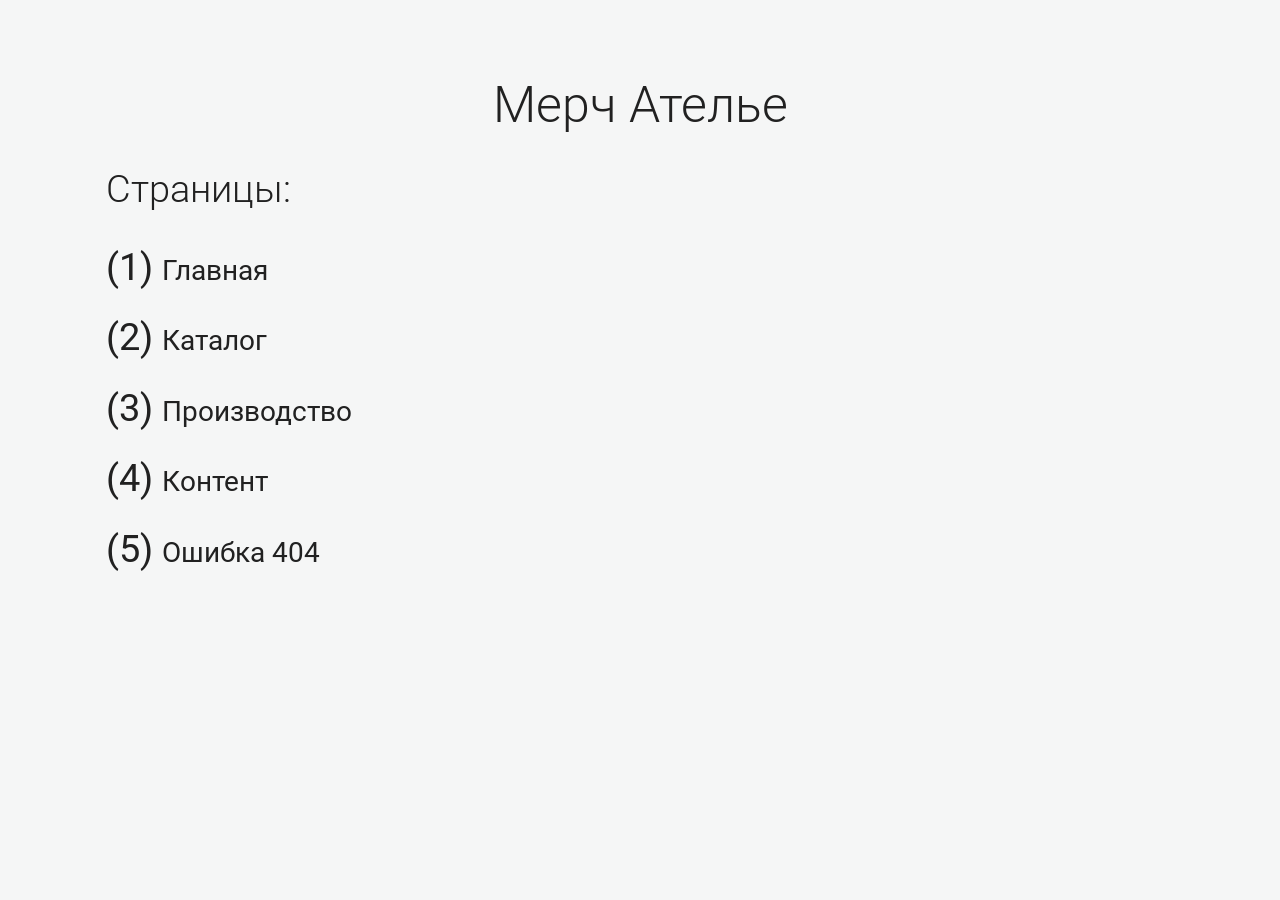
<file: app/index.html>
<!DOCTYPE html>
<html lang="ru" class="page">

<head>
  <meta charset="UTF-8">
  <meta name="viewport" content="width=device-width, initial-scale=1.0">
  <link rel="shortcut icon" href="favicon.ico" type="image/x-icon">
  <meta http-equiv="X-UA-Compatible" content="ie=edge">
  <meta name="theme-color" content="#111111">
  <title>МЕРЧ Ателье</title>
  <link rel="preload" href="fonts/Roboto-Light.woff2" as="font" type="font/woff2" crossorigin>
  <link rel="preload" href="fonts/Roboto-Regular.woff2" as="font" type="font/woff2" crossorigin>
  <link rel="preload" href="fonts/Roboto-Medium.woff2" as="font" type="font/woff2" crossorigin>
  <link rel="preload" href="fonts/Roboto-Bold.woff2" as="font" type="font/woff2" crossorigin>
  <link rel="stylesheet" href="https://cdn.jsdelivr.net/npm/@fancyapps/ui@5.0/dist/fancybox/fancybox.css" />
  <link rel="stylesheet" href="css/vendor.css">
  <link rel="stylesheet" href="css/main.css">
  <script defer src="js/main.js"></script>
  <script src="https://cdn.jsdelivr.net/npm/@fancyapps/ui@5.0/dist/fancybox/fancybox.umd.js"></script>
  <script src="https://ajax.googleapis.com/ajax/libs/jquery/3.7.1/jquery.min.js"></script>
</head>

<body class="page__body">
  <div class="site-container">
    <main class="main">

      <div class="index">
        <div class="container">
          <div class="base">
            <h1>Мерч Ателье</h1>
            <h2>Страницы:</h2>
            <ol>
              <li><a target="_blank" href="./main.html">Главная</a></li>
              <li><a target="_blank" href="./catalog.html">Каталог</a></li>
              <li><a target="_blank" href="./production.html">Производство</a></li>
              <li><a target="_blank" href="./content.html">Контент</a></li>
              <li><a target="_blank" href="./error.html">Ошибка 404</a></li>
            </ol>
          </div>
        </div>
      </div>
    </main>
  </div>
</body>

<style>
  * {
    padding: 0;
    margin: 0;
    border: 0;
    box-sizing: border-box;
  }

  html,
  body.index {
    margin: 0;
    padding: 0;
    height: 100%;
    width: 100%;
    min-width: 40rem;
    background: #f5f6f6;
    color: #212121;
  }

  body.index {
    font-family: 'Arial';
  }

  .base ul,
  .base ol {
    margin-bottom: 12rem;
  }

  .base ul li,
  .base ol li {
    font-size: 2.4rem;
    list-style: none;
  }

  .base ol {
    counter-reset: list;
    display: flex;
    flex-direction: column;
    align-items: flex-start;
  }

  .base ol>li:before {
    content: '(' counter(list) ') ';
    counter-increment: list;
  }

  .base li {
    margin-bottom: 2rem;
    font-size: 20px;
  }

  .base a,
  .base button {
    font-size: 28px;
    text-decoration: none;
  }

  .base a,
  .base button {
    color: #212121;
    transition: color 0.5s ease;
  }

  .base a:hover,
  .base button:hover {
    text-decoration: none;
    color: #000;
  }

  .base a:hover::before,
  .base button:hover::before {
    color: #000;
  }

  .base h1 {
    margin-bottom: 40px;
    font-size: 50px;
    font-weight: 300;
    text-align: center;
  }

  .base h2 {
    margin-bottom: 2.5rem;
    font-size: 38px;
    font-weight: 300;
  }

  .base h3 {
    margin-bottom: 1.8rem;
    font-size: 2.8rem;
    font-weight: 300;
  }

  .base {
    padding: 5rem;
    display: flex;
    flex-direction: column;
  }

  @media (max-width: 48em) {
    html {
      font-size: 1.5625vw;
    }
  }
</style>

</html>
</file>
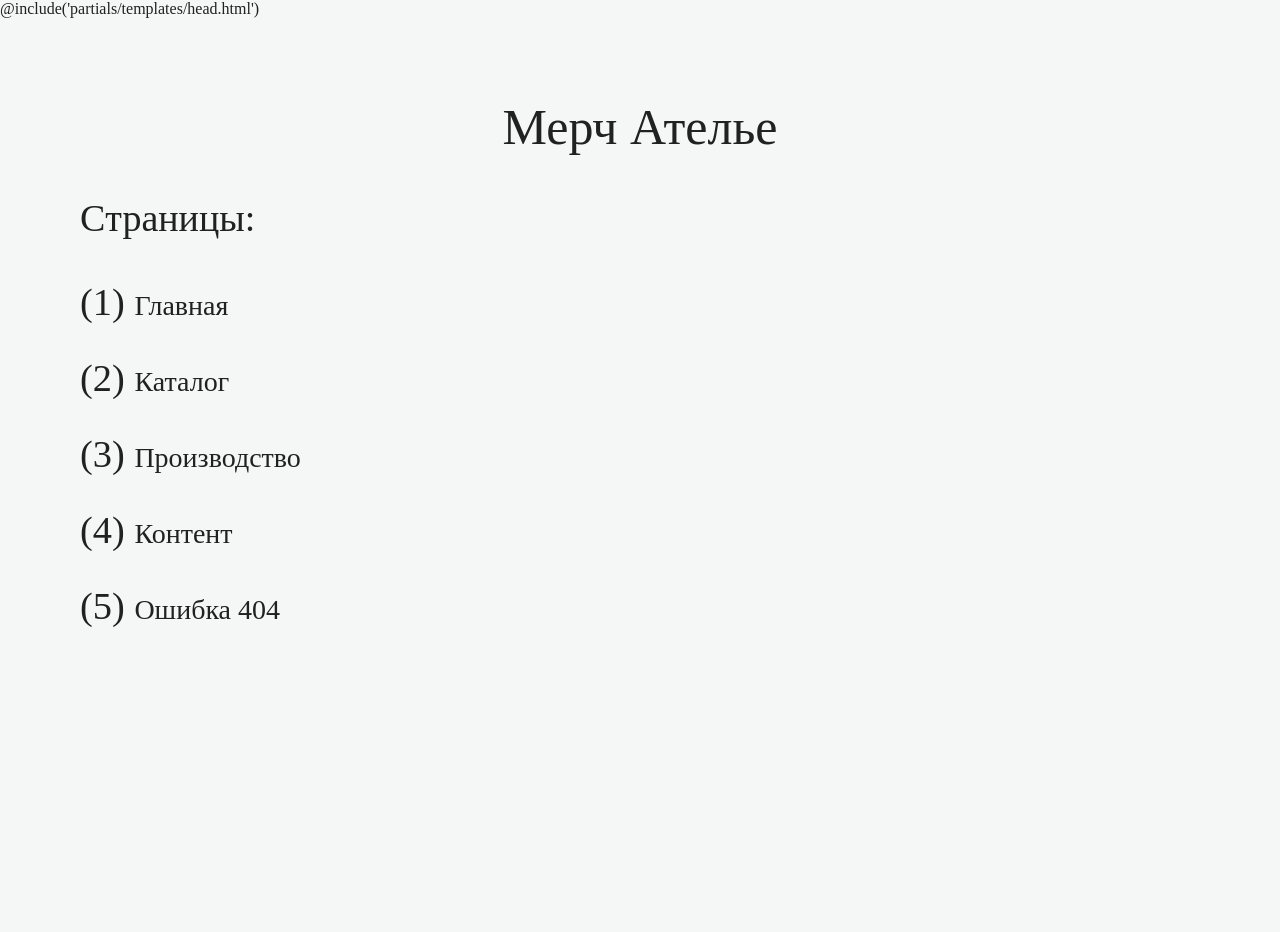
<file: src/index.html>
<!DOCTYPE html>
<html lang="ru" class="page">

@include('partials/templates/head.html')

<body class="page__body">
  <div class="site-container">
    <main class="main">

      <div class="index">
        <div class="container">
          <div class="base">
            <h1>Мерч Ателье</h1>
            <h2>Cтраницы:</h2>
            <ol>
              <li><a target="_blank" href="./main.html">Главная</a></li>
              <li><a target="_blank" href="./catalog.html">Каталог</a></li>
              <li><a target="_blank" href="./production.html">Производство</a></li>
              <li><a target="_blank" href="./content.html">Контент</a></li>
              <li><a target="_blank" href="./error.html">Ошибка 404</a></li>
            </ol>
          </div>
        </div>
      </div>
    </main>
  </div>
</body>

<style>
  * {
    padding: 0;
    margin: 0;
    border: 0;
    box-sizing: border-box;
  }

  html,
  body.index {
    margin: 0;
    padding: 0;
    height: 100%;
    width: 100%;
    min-width: 40rem;
    background: #f5f6f6;
    color: #212121;
  }

  body.index {
    font-family: 'Arial';
  }

  .base ul,
  .base ol {
    margin-bottom: 12rem;
  }

  .base ul li,
  .base ol li {
    font-size: 2.4rem;
    list-style: none;
  }

  .base ol {
    counter-reset: list;
    display: flex;
    flex-direction: column;
    align-items: flex-start;
  }

  .base ol>li:before {
    content: '(' counter(list) ') ';
    counter-increment: list;
  }

  .base li {
    margin-bottom: 2rem;
    font-size: 20px;
  }

  .base a,
  .base button {
    font-size: 28px;
    text-decoration: none;
  }

  .base a,
  .base button {
    color: #212121;
    transition: color 0.5s ease;
  }

  .base a:hover,
  .base button:hover {
    text-decoration: none;
    color: #000;
  }

  .base a:hover::before,
  .base button:hover::before {
    color: #000;
  }

  .base h1 {
    margin-bottom: 40px;
    font-size: 50px;
    font-weight: 300;
    text-align: center;
  }

  .base h2 {
    margin-bottom: 2.5rem;
    font-size: 38px;
    font-weight: 300;
  }

  .base h3 {
    margin-bottom: 1.8rem;
    font-size: 2.8rem;
    font-weight: 300;
  }

  .base {
    padding: 5rem;
    display: flex;
    flex-direction: column;
  }

  @media (max-width: 48em) {
    html {
      font-size: 1.5625vw;
    }
  }
</style>

</html>
</file>
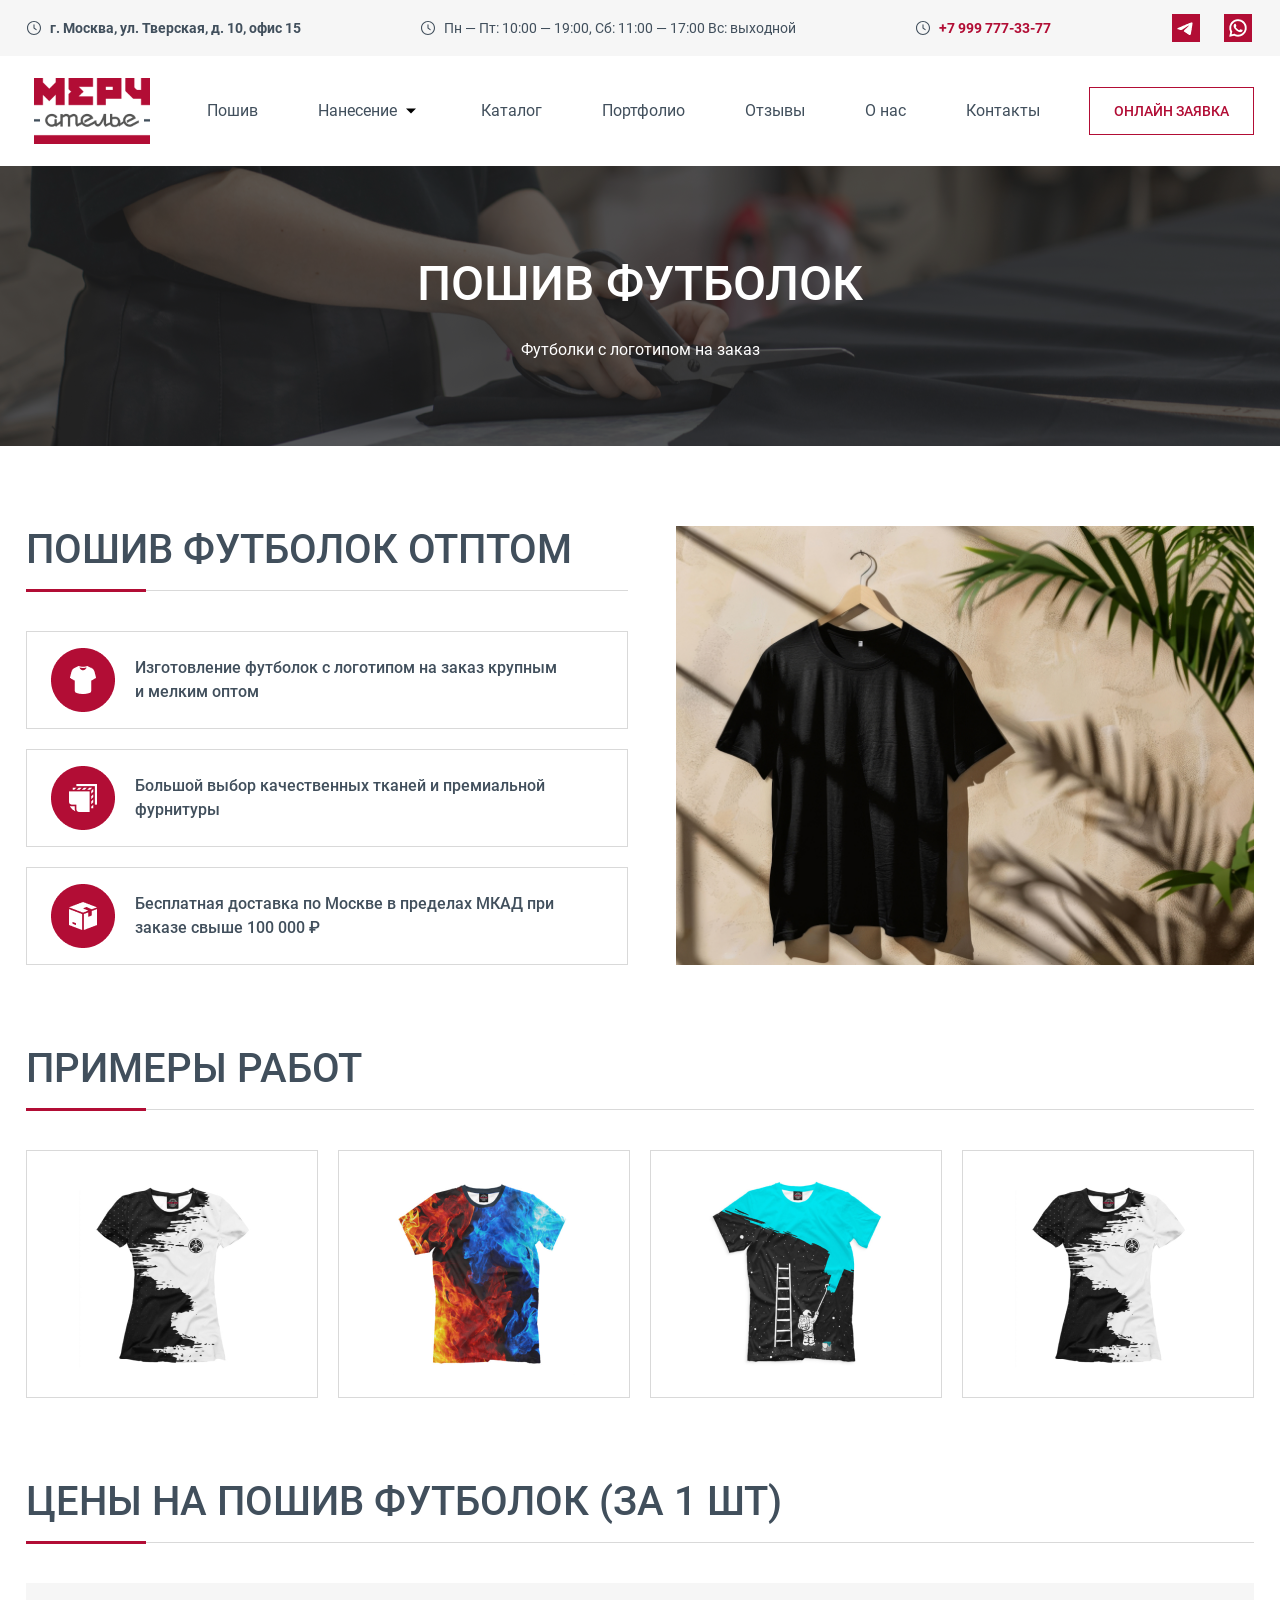
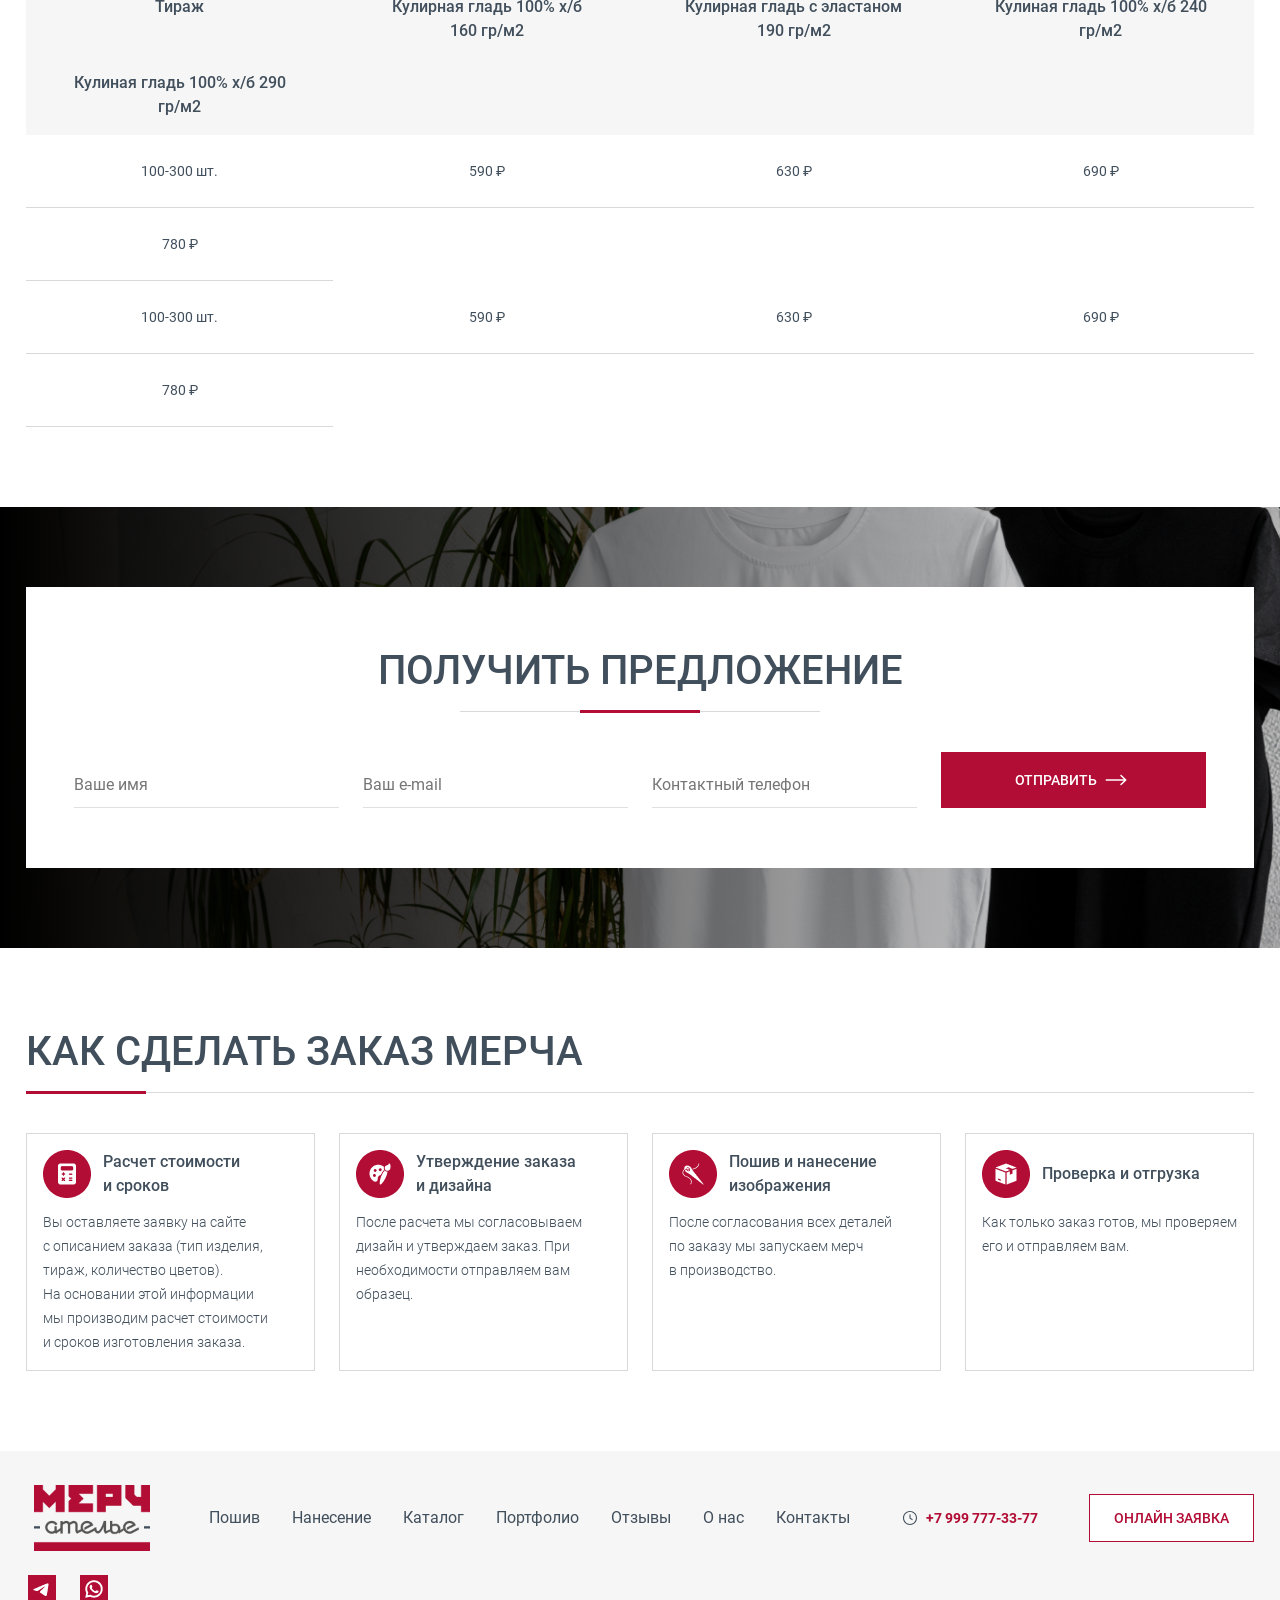
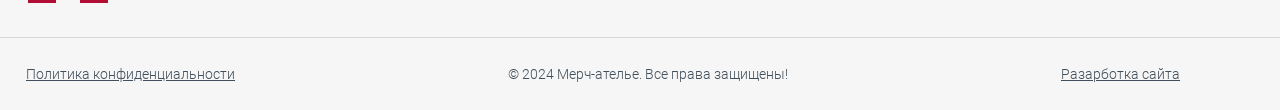
<file: app/catalog — копия.html>
<!DOCTYPE html>
<html lang="ru" class="page">

<head>
  <meta charset="UTF-8">
  <meta name="viewport" content="width=device-width, initial-scale=1.0">
  <link rel="shortcut icon" href="favicon.ico" type="image/x-icon">
  <meta http-equiv="X-UA-Compatible" content="ie=edge">
  <meta name="theme-color" content="#111111">
  <title>МЕРЧ Ателье</title>
  <link rel="preload" href="fonts/Roboto-Light.woff2" as="font" type="font/woff2" crossorigin>
  <link rel="preload" href="fonts/Roboto-Regular.woff2" as="font" type="font/woff2" crossorigin>
  <link rel="preload" href="fonts/Roboto-Medium.woff2" as="font" type="font/woff2" crossorigin>
  <link rel="preload" href="fonts/Roboto-Bold.woff2" as="font" type="font/woff2" crossorigin>
  <link rel="stylesheet" href="https://cdn.jsdelivr.net/npm/@fancyapps/ui@5.0/dist/fancybox/fancybox.css" />
  <link rel="stylesheet" href="css/vendor.css">
  <link rel="stylesheet" href="css/main.css">
  <script defer src="js/main.js"></script>
  <script src="https://cdn.jsdelivr.net/npm/@fancyapps/ui@5.0/dist/fancybox/fancybox.umd.js"></script>
  <script src="https://ajax.googleapis.com/ajax/libs/jquery/3.7.1/jquery.min.js"></script>
</head>

<body class="page__body">
  <div class="site-container">
    <header class="header" id="anchor-top">
  <div class="header-top">
    <div class="container header-top__container">
      <div class="header-top__location elem-icon">
        <img loading="lazy" src="img/icons/icon_time.svg" class="image" width="" height="" alt="">
        <span>г. Москва, ул. Тверская, д. 10, офис 15</span>
      </div>
      <div class="header-top__work elem-icon">
        <img loading="lazy" src="img/icons/icon_time.svg" class="image" width="" height="" alt="">
        <span>Пн — Пт: 10:00 — 19:00, Сб: 11:00 — 17:00 Вс: выходной</span>
      </div>
      <div class="header-top__tel elem-icon">
        <img loading="lazy" src="img/icons/icon_time.svg" class="image" width="" height="" alt="">
        <a href="tel:+7 999 777 33 77">+7 999 777-33-77</a>
      </div>
      <div class="header-top__socials">
        <a class="header-top__social" href="">
          <img loading="lazy" src="img/socials/icon_telegram.png" class="image" width="" height="" alt="">
        </a>
        <a class="header-top__social" href="">
          <img loading="lazy" src="img/socials/icon_whatsapp.png" class="image" width="" height="" alt="">
        </a>
      </div>
    </div>
  </div>
  <div class="header-bottom">
    <div class="container header-bottom__container">
      <a href="#" class="header-bottom__logo">
        <img loading="lazy" src="img/logo/merch_logo.png" class="image" width="" height="" alt="">
      </a>
      <div class="header-bottom__menu" data-menu>
        <nav class="nav" title="">
          <ul class="list-reset nav__list">
            <li class="nav__item"><a href="#" class="nav__link">Пошив</a></li>
            <li class="nav__item menu-item-has-children">
              <a href="#" class="nav__link">Нанесение</a>
              <ul class="sub-menu">
                <li class="menu-item"><a href="">Нанесение1</a></li>
                <li class="menu-item"><a href="">Нанесение2</a></li>
                <li class="menu-item"><a href="">Нанесение3</a></li>
              </ul>
              <svg xmlns="http://www.w3.org/2000/svg" width="20" height="20" viewBox="0 0 20 20">
                <path d="M5 7.5L10 12.5L15 7.5" stroke-width="1.5" stroke-linecap="round" stroke-linejoin="round">
                </path>
              </svg>
            </li>
            <li class="nav__item"><a href="#" class="nav__link">Каталог</a></li>
            <li class="nav__item"><a href="#" class="nav__link">Портфолио</a></li>
            <li class="nav__item"><a href="#" class="nav__link">Отзывы</a></li>
            <li class="nav__item"><a href="#" class="nav__link">О нас</a></li>
            <li class="nav__item"><a href="#" class="nav__link">Контакты</a></li>
          </ul>
        </nav>
        <div class="header-top__location elem-icon">
          <img loading="lazy" src="img/icons/icon_time.svg" class="image" width="" height="" alt="">
          <span>г. Москва, ул. Тверская, д. 10, офис 15</span>
        </div>
        <div class="header-top__work elem-icon">
          <img loading="lazy" src="img/icons/icon_time.svg" class="image" width="" height="" alt="">
          <span>Пн — Пт: 10:00 — 19:00, Сб: 11:00 — 17:00 Вс: выходной</span>
        </div>
        <button class="btn-reset button1 header-bottom__button" data-graph-path="modal">Онлайн
          заявка</button>
        <div class="header-top__socials">
          <a class="header-top__social" href="">
            <img loading="lazy" src="img/socials/icon_telegram.png" class="image" width="" height="" alt="">
          </a>
          <a class="header-top__social" href="">
            <img loading="lazy" src="img/socials/icon_whatsapp.png" class="image" width="" height="" alt="">
          </a>
        </div>
      </div>
      <button class="btn-reset button1 header-bottom__button mobile-tablet-hide" data-graph-path="modal">Онлайн
        заявка</button>
      <div class="header-top__tel elem-icon">
        <img loading="lazy" src="img/icons/icon_time.svg" class="image" width="" height="" alt="">
        <a href="tel:+7 999 777 33 77">+7 999 777-33-77</a>
      </div>
      <button class="btn-reset burger" aria-label="Открыть меню" aria-expanded="false" data-burger>
        <span class="burger__line"></span>
      </button>
    </div>
  </div>
</header>
    <main class="main">
      <section class="intro" style="background-image: url(img/image/photo_banner.jpg);">
    <div class="container intro__container">
        <div class="intro__content">
            <h1 class="intro__title h1">пошив футболок</h1>
            <div class="intro__text">
                <p>Футболки с логотипом на заказ</p>
            </div>
        </div>
    </div>
</section>

<section class="about section">
    <div class="container about__container">
        <div class="about__content">
            <h2 class="h2 about__title">Пошив футболок отптом</h2>
            <div class="about__items">
                <div class="about__item">
                    <div class="about__item-icon">
                        <img loading="lazy" src="img/icons/about1.png" class="image" width="" height="" alt="">
                    </div>
                    <div class="about__item-name">Изготовление футболок с логотипом на заказ крупным и мелким оптом
                    </div>
                </div>
                <div class="about__item">
                    <div class="about__item-icon">
                        <img loading="lazy" src="img/icons/about2.png" class="image" width="" height="" alt="">
                    </div>
                    <div class="about__item-name">Большой выбор качественных тканей и премиальной
                        фурнитуры
                    </div>
                </div>
                <div class="about__item">
                    <div class="about__item-icon">
                        <img loading="lazy" src="img/icons/about3.png" class="image" width="" height="" alt="">
                    </div>
                    <div class="about__item-name">Бесплатная доставка по Москве в пределах МКАД при заказе
                        свыше 100 000 ₽
                    </div>
                </div>
            </div>
        </div>
        <div class="about__image">
            <img loading="lazy" src="img/image/photo_about.jpg" class="image" width="" height="" alt="">
        </div>
    </div>
</section>

<section class="example section">
    <div class="container">
        <h2 class="h2 example__title">Примеры работ</h2>
        <div class="swiper-style example-swiper__wrapper">
            <div class="swiper example-swiper">
                <div class="swiper-wrapper">
                    <div class="swiper-slide">
                        <a href="img/products/photo_c1.png" class="example-item" data-fancybox="gallery">
                            <div class="example-item__image">
                                <img loading="lazy" src="img/products/photo_c1.png" class="image" width="" height=""
                                    alt="">
                            </div>
                        </a>
                    </div>
                    <div class="swiper-slide">
                        <a href="img/products/photo_c2.png" class="example-item" data-fancybox="gallery">
                            <div class="example-item__image">
                                <img loading="lazy" src="img/products/photo_c2.png" class="image" width="" height=""
                                    alt="">
                            </div>
                        </a>
                    </div>
                    <div class="swiper-slide">
                        <div class="example-item">
                            <div class="example-item__image">
                                <img loading="lazy" src="img/products/photo_c3.png" class="image" width="" height=""
                                    alt="">
                            </div>
                        </div>
                    </div>
                    <div class="swiper-slide">
                        <div class="example-item">
                            <div class="example-item__image">
                                <img loading="lazy" src="img/products/photo_c1.png" class="image" width="" height=""
                                    alt="">
                            </div>
                        </div>
                    </div>
                    <div class="swiper-slide">
                        <div class="example-item">
                            <div class="example-item__image">
                                <img loading="lazy" src="img/products/photo_c4.png" class="image" width="" height=""
                                    alt="">
                            </div>
                        </div>
                    </div>
                    <div class="swiper-slide">
                        <div class="example-item">
                            <div class="example-item__image">
                                <img loading="lazy" src="img/products/photo_c1.png" class="image" width="" height=""
                                    alt="">
                            </div>
                        </div>
                    </div>
                </div>
            </div>
            <div class="swiper-button-prev example-swiper__swiper-button-prev"></div>
            <div class="swiper-button-next example-swiper__swiper-button-next"></div>
        </div>
    </div>
</section>

<section class="price section">
    <div class="container">
        <h2 class="h2 price__title">Цены на пошив футболок (за 1 шт)</h2>
        <div class="price__table">
            <table>
                <thead>
                    <tr>
                        <th>Тираж</th>
                        <th>Кулирная гладь
                            100% х/б 160 гр/м2</th>
                        <th>Кулирная гладь
                            с эластаном 190 гр/м2</th>
                        <th>Кулиная гладь
                            100% х/б 240 гр/м2</th>
                        <th>Кулиная гладь
                            100% х/б 290 гр/м2</th>
                    </tr>
                </thead>
                <tbody>
                    <tr>
                        <td>100-300 шт.</td>
                        <td>590 ₽</td>
                        <td>630 ₽</td>
                        <td>690 ₽</td>
                        <td>780 ₽</td>
                    </tr>
                    <tr>
                        <td>100-300 шт.</td>
                        <td>590 ₽</td>
                        <td>630 ₽</td>
                        <td>690 ₽</td>
                        <td>780 ₽</td>
                    </tr>
                </tbody>
            </table>
        </div>
    </div>
</section>

<section class="quote section" style="background-image: url(img/image/quote_banner.jpg);">
    <div class="container">
        <div class="quote__block">
            <div class="h2 quote__title">Получить предложение</div>
            <form action="#" class="form quote__form">
                <label class="form__label">
                    <input type="text" name="Имя" class="input-reset form__input" placeholder="Ваше имя">
                </label>
                <label class="form__label">
                    <input type="text" name="Имя" class="input-reset form__input" placeholder="Ваш e-mail">
                </label>
                <label class="form__label">
                    <input type="text" name="Имя" class="input-reset form__input" placeholder="Контактный телефон">
                </label>
                <div class="form__btn-wrapper">
                    <button class="btn-reset button3 form__btn">Отправить</button>
                </div>
            </form>
        </div>
    </div>
</section>

<section class="order section">
    <div class="container">
        <div class="h2 order__title">Как сделать заказ мерча</div>
        <div class="order__items">
            <div class="order__item">
                <div class="order__item-top">
                    <div class="order__item-icon">
                        <img loading="lazy" src="img/icons/order1.png" class="image" width="" height="" alt="">
                    </div>
                    <div class="order__item-name">Расчет стоимости
                        и сроков</div>
                </div>
                <div class="order__item-text">
                    <p>Вы оставляете заявку на сайте
                        с описанием заказа (тип изделия, тираж,
                        количество цветов). На основании этой
                        информации мы производим расчет
                        стоимости и сроков изготовления заказа.</p>
                </div>
            </div>
            <div class="order__item">
                <div class="order__item-top">
                    <div class="order__item-icon">
                        <img loading="lazy" src="img/icons/order2.png" class="image" width="" height="" alt="">
                    </div>
                    <div class="order__item-name">Утверждение заказа
                        и дизайна</div>
                </div>
                <div class="order__item-text">
                    <p>После расчета мы согласовываем дизайн
                        и утверждаем заказ. При необходимости
                        отправляем вам образец.</p>
                </div>
            </div>
            <div class="order__item">
                <div class="order__item-top">
                    <div class="order__item-icon">
                        <img loading="lazy" src="img/icons/order3.png" class="image" width="" height="" alt="">
                    </div>
                    <div class="order__item-name">Пошив и нанесение
                        изображения</div>
                </div>
                <div class="order__item-text">
                    <p>После согласования всех деталей
                        по заказу мы запускаем мерч
                        в производство.</p>
                </div>
            </div>
            <div class="order__item">
                <div class="order__item-top">
                    <div class="order__item-icon">
                        <img loading="lazy" src="img/icons/order4.png" class="image" width="" height="" alt="">
                    </div>
                    <div class="order__item-name">Проверка и отгрузка</div>
                </div>
                <div class="order__item-text">
                    <p>Как только заказ готов, мы проверяем
                        его и отправляем вам.</p>
                </div>
            </div>
        </div>
    </div>
</section>

    </main>
    <footer class="footer">
  <div class="footer-top">
    <div class="container footer-top__container">
      <a href="" class="footer-top__logo">
        <img loading="lazy" src="img/logo/merch_logo.png" class="image" width="" height="" alt="">
      </a>
      <nav class="nav" title="">
        <ul class="list-reset nav__list">
          <li class="nav__item"><a href="#" class="nav__link">Пошив</a></li>
          <li class="nav__item"><a href="#" class="nav__link">Нанесение</a></li>
          <li class="nav__item"><a href="#" class="nav__link">Каталог</a></li>
          <li class="nav__item"><a href="#" class="nav__link">Портфолио</a></li>
          <li class="nav__item"><a href="#" class="nav__link">Отзывы</a></li>
          <li class="nav__item"><a href="#" class="nav__link">О нас</a></li>
          <li class="nav__item"><a href="#" class="nav__link">Контакты</a></li>
        </ul>
      </nav>
      <div class="header-top__tel elem-icon">
        <img loading="lazy" src="img/icons/icon_time.svg" class="image" width="" height="" alt="">
        <a href="tel:+7 999 777 33 77">+7 999 777-33-77</a>
      </div>
      <button class="btn-reset button1 header-bottom__button" data-graph-path="modal">Онлайн заявка</button>
      <div class="header-top__socials">
        <a class="header-top__social" href="">
          <img loading="lazy" src="img/socials/icon_telegram.png" class="image" width="" height="" alt="">
        </a>
        <a class="header-top__social" href="">
          <img loading="lazy" src="img/socials/icon_whatsapp.png" class="image" width="" height="" alt="">
        </a>
      </div>
    </div>
  </div>
  <div class="footer-bottom">
    <div class="container footer-bottom__container">
      <a href="">Политика конфиденциальности</a>
      <span>© 2024 Мерч-ателье. Все права защищены!</span>
      <a href="">Разарботка сайта</a>
    </div>
  </div>
</footer>

<a href="#anchor-top" class="anchor-top"></a>

<div class="graph-modal">
  <div class="graph-modal__container modal" role="dialog" aria-modal="true" data-graph-target="modal">
    <button class="btn-reset js-modal-close graph-modal__close" aria-label="Закрыть модальное окно"></button>
    <div class="graph-modal__content">
      <form action="#" class="form">
        <div class="h2 form__title">ПОставить зявку</div>
        <label class="form__label">
          <input type="text" name="Имя" class="input-reset form__input" placeholder="Ваше имя">
        </label>
        <label class="form__label">
          <input type="text" name="Имя" class="input-reset form__input" placeholder="Ваш e-mail">
        </label>
        <label class="form__label">
          <input type="text" name="Имя" class="input-reset form__input" placeholder="Контактный телефон">
        </label>
        <div class="form__btn-wrapper">
          <button class="btn-reset button3 form__btn">Отправить</button>
        </div>
        <div class="form__description">Отправляя эту форму, я соглашаюсь
          с <a href="#">Политикой конфиденциальности</a> и даю разрешение
          на обработку моих персональных данных!</div>
      </form>
    </div>
  </div>
</div>
  </div>
</body>

</html>
</file>
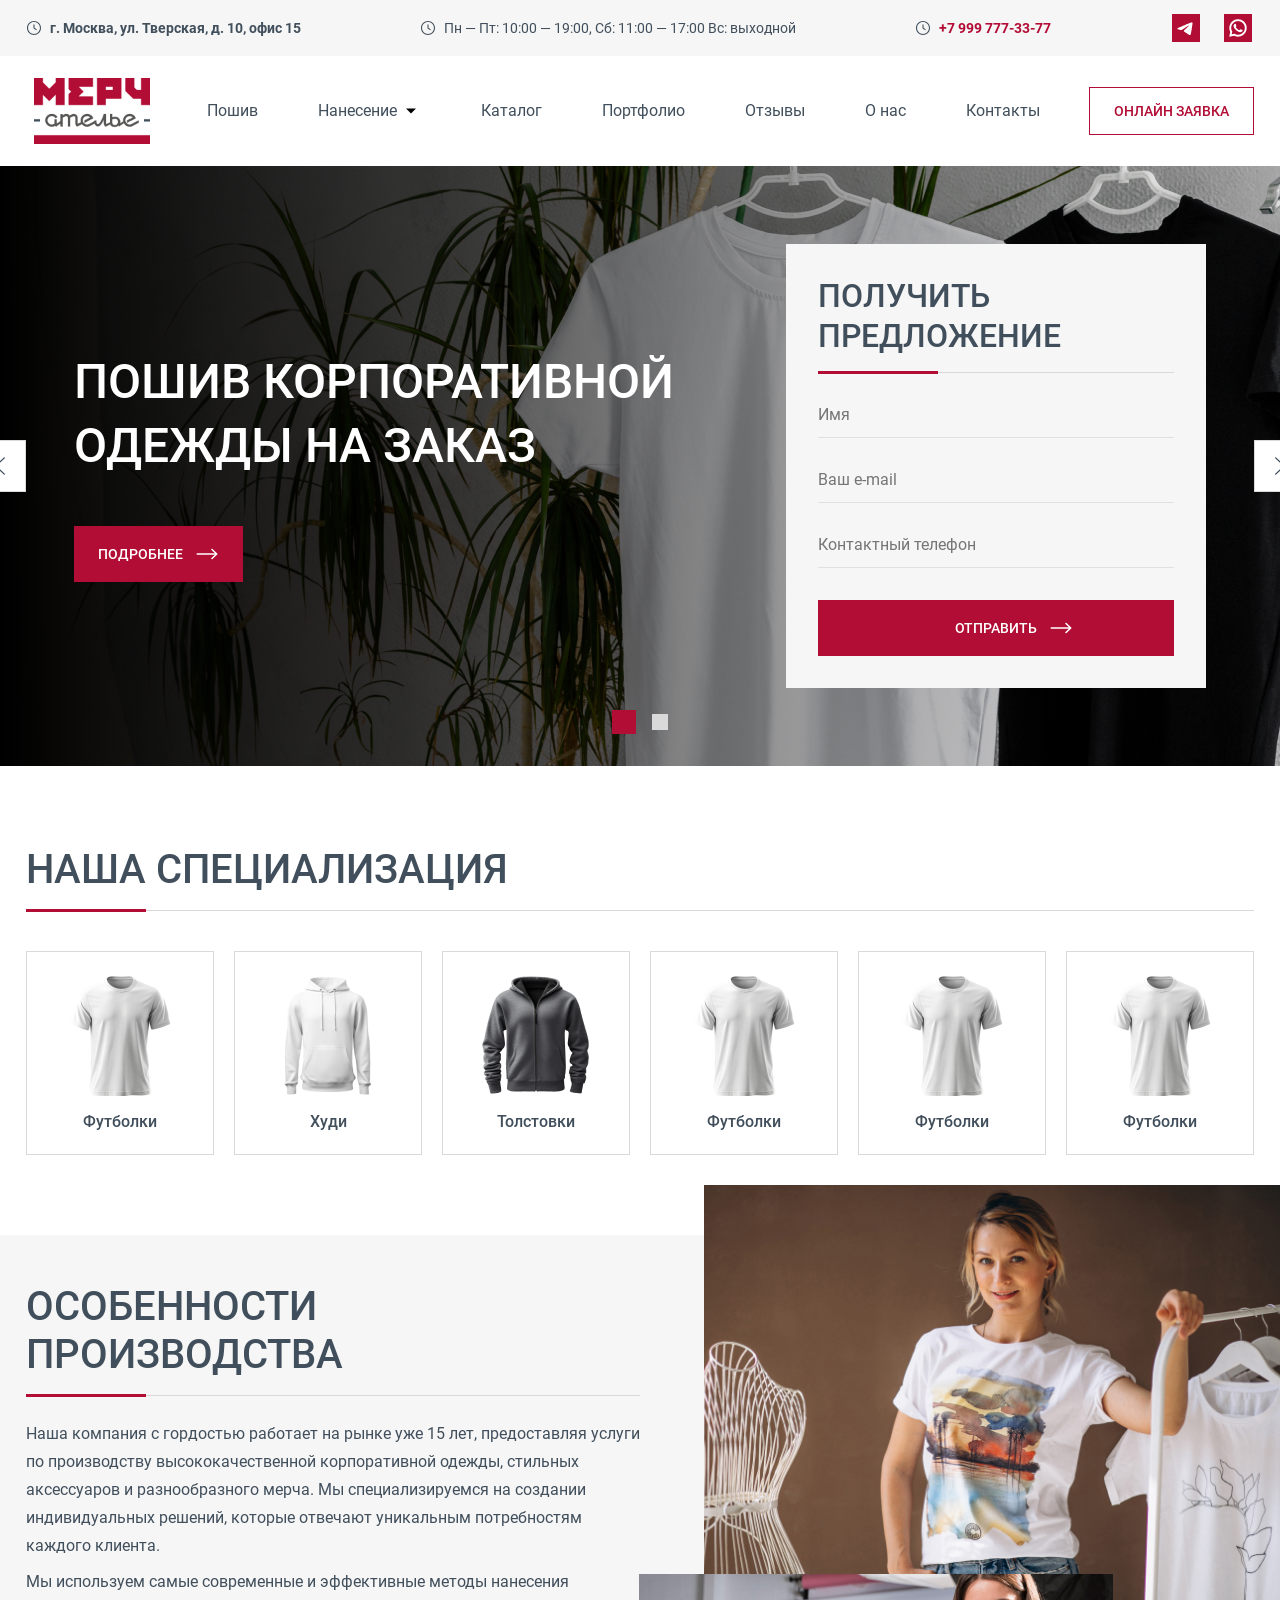
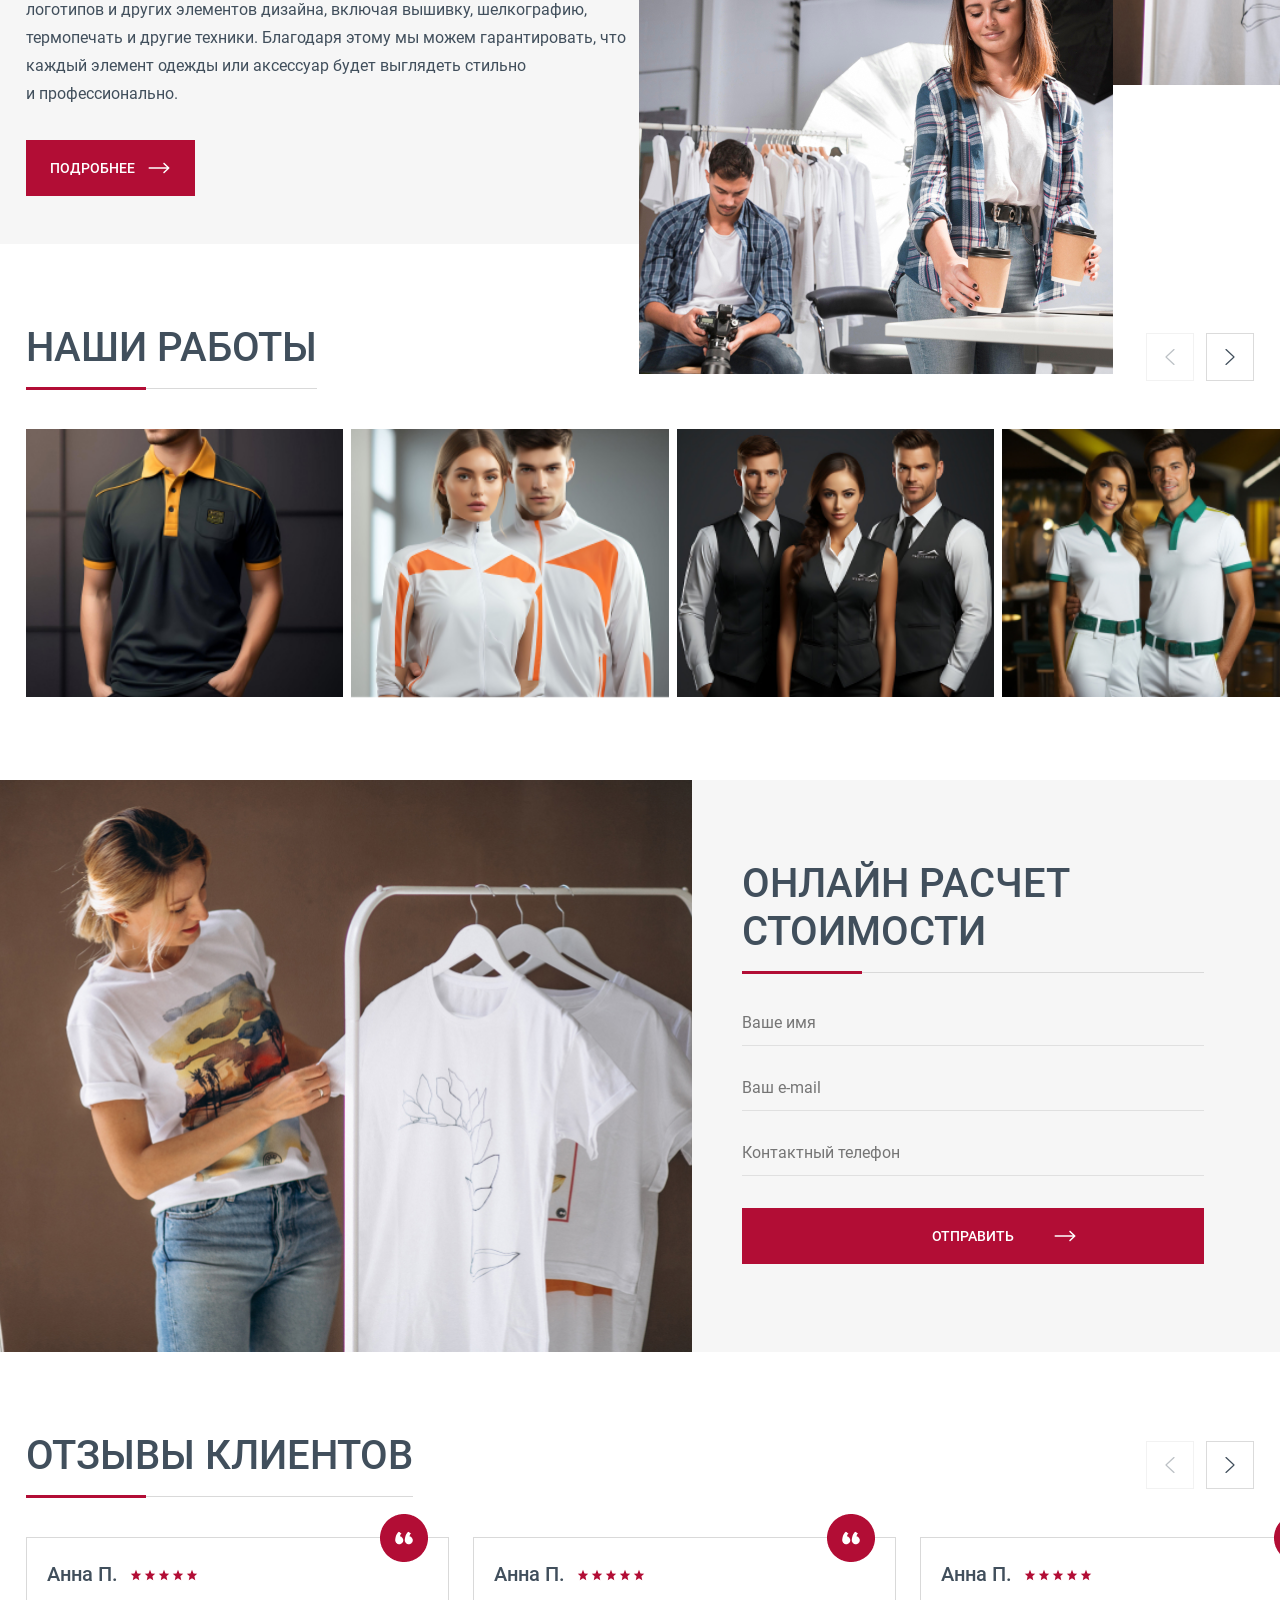
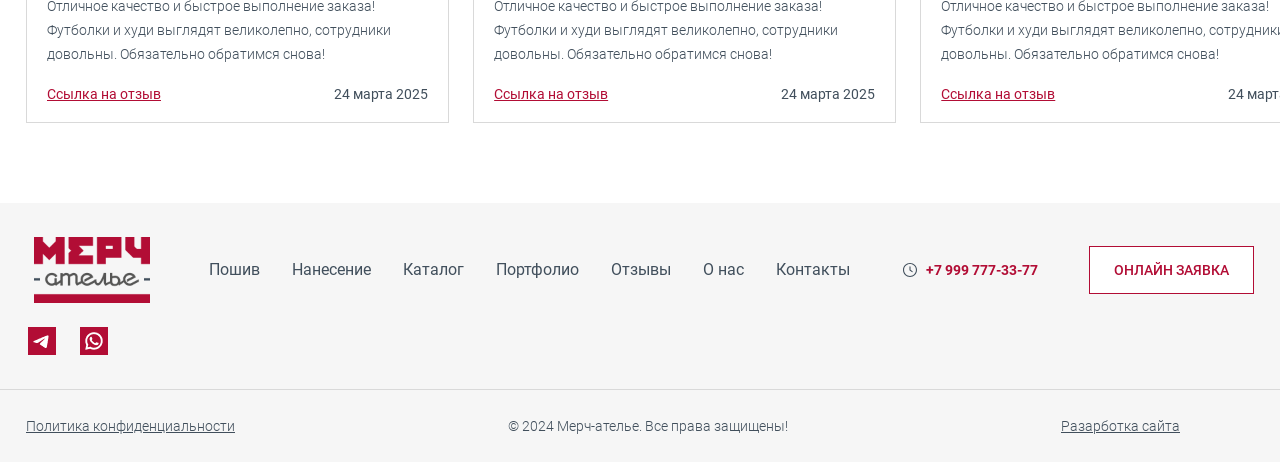
<file: app/main.html>
<!DOCTYPE html>
<html lang="ru" class="page">

<head>
  <meta charset="UTF-8">
  <meta name="viewport" content="width=device-width, initial-scale=1.0">
  <link rel="shortcut icon" href="favicon.ico" type="image/x-icon">
  <meta http-equiv="X-UA-Compatible" content="ie=edge">
  <meta name="theme-color" content="#111111">
  <title>МЕРЧ Ателье</title>
  <link rel="preload" href="fonts/Roboto-Light.woff2" as="font" type="font/woff2" crossorigin>
  <link rel="preload" href="fonts/Roboto-Regular.woff2" as="font" type="font/woff2" crossorigin>
  <link rel="preload" href="fonts/Roboto-Medium.woff2" as="font" type="font/woff2" crossorigin>
  <link rel="preload" href="fonts/Roboto-Bold.woff2" as="font" type="font/woff2" crossorigin>
  <link rel="stylesheet" href="https://cdn.jsdelivr.net/npm/@fancyapps/ui@5.0/dist/fancybox/fancybox.css" />
  <link rel="stylesheet" href="css/vendor.css">
  <link rel="stylesheet" href="css/main.css">
  <script defer src="js/main.js"></script>
  <script src="https://cdn.jsdelivr.net/npm/@fancyapps/ui@5.0/dist/fancybox/fancybox.umd.js"></script>
  <script src="https://ajax.googleapis.com/ajax/libs/jquery/3.7.1/jquery.min.js"></script>
</head>

<body class="page__body">
  <div class="site-container">
    <header class="header" id="anchor-top">
  <div class="header-top">
    <div class="container header-top__container">
      <div class="header-top__location elem-icon">
        <img loading="lazy" src="img/icons/icon_time.svg" class="image" width="" height="" alt="">
        <span>г. Москва, ул. Тверская, д. 10, офис 15</span>
      </div>
      <div class="header-top__work elem-icon">
        <img loading="lazy" src="img/icons/icon_time.svg" class="image" width="" height="" alt="">
        <span>Пн — Пт: 10:00 — 19:00, Сб: 11:00 — 17:00 Вс: выходной</span>
      </div>
      <div class="header-top__tel elem-icon">
        <img loading="lazy" src="img/icons/icon_time.svg" class="image" width="" height="" alt="">
        <a href="tel:+7 999 777 33 77">+7 999 777-33-77</a>
      </div>
      <div class="header-top__socials">
        <a class="header-top__social" href="">
          <img loading="lazy" src="img/socials/icon_telegram.png" class="image" width="" height="" alt="">
        </a>
        <a class="header-top__social" href="">
          <img loading="lazy" src="img/socials/icon_whatsapp.png" class="image" width="" height="" alt="">
        </a>
      </div>
    </div>
  </div>
  <div class="header-bottom">
    <div class="container header-bottom__container">
      <a href="#" class="header-bottom__logo">
        <img loading="lazy" src="img/logo/merch_logo.png" class="image" width="" height="" alt="">
      </a>
      <div class="header-bottom__menu" data-menu>
        <nav class="nav" title="">
          <ul class="list-reset nav__list">
            <li class="nav__item"><a href="#" class="nav__link">Пошив</a></li>
            <li class="nav__item menu-item-has-children">
              <a href="#" class="nav__link">Нанесение</a>
              <ul class="sub-menu">
                <li class="menu-item"><a href="">Нанесение1</a></li>
                <li class="menu-item"><a href="">Нанесение2</a></li>
                <li class="menu-item"><a href="">Нанесение3</a></li>
              </ul>
              <svg xmlns="http://www.w3.org/2000/svg" width="20" height="20" viewBox="0 0 20 20">
                <path d="M5 7.5L10 12.5L15 7.5" stroke-width="1.5" stroke-linecap="round" stroke-linejoin="round">
                </path>
              </svg>
            </li>
            <li class="nav__item"><a href="#" class="nav__link">Каталог</a></li>
            <li class="nav__item"><a href="#" class="nav__link">Портфолио</a></li>
            <li class="nav__item"><a href="#" class="nav__link">Отзывы</a></li>
            <li class="nav__item"><a href="#" class="nav__link">О нас</a></li>
            <li class="nav__item"><a href="#" class="nav__link">Контакты</a></li>
          </ul>
        </nav>
        <div class="header-top__location elem-icon">
          <img loading="lazy" src="img/icons/icon_time.svg" class="image" width="" height="" alt="">
          <span>г. Москва, ул. Тверская, д. 10, офис 15</span>
        </div>
        <div class="header-top__work elem-icon">
          <img loading="lazy" src="img/icons/icon_time.svg" class="image" width="" height="" alt="">
          <span>Пн — Пт: 10:00 — 19:00, Сб: 11:00 — 17:00 Вс: выходной</span>
        </div>
        <button class="btn-reset button1 header-bottom__button" data-graph-path="modal">Онлайн
          заявка</button>
        <div class="header-top__socials">
          <a class="header-top__social" href="">
            <img loading="lazy" src="img/socials/icon_telegram.png" class="image" width="" height="" alt="">
          </a>
          <a class="header-top__social" href="">
            <img loading="lazy" src="img/socials/icon_whatsapp.png" class="image" width="" height="" alt="">
          </a>
        </div>
      </div>
      <button class="btn-reset button1 header-bottom__button mobile-tablet-hide" data-graph-path="modal">Онлайн
        заявка</button>
      <div class="header-top__tel elem-icon">
        <img loading="lazy" src="img/icons/icon_time.svg" class="image" width="" height="" alt="">
        <a href="tel:+7 999 777 33 77">+7 999 777-33-77</a>
      </div>
      <button class="btn-reset burger" aria-label="Открыть меню" aria-expanded="false" data-burger>
        <span class="burger__line"></span>
      </button>
    </div>
  </div>
</header>
    <main class="main">
      <section class="hero swiper-style3">
    <div class="swiper hero-swiper">
        <div class="swiper-wrapper">
            <div class="swiper-slide">
                <div class="hero-item" style="background-image: url(img/image/hero-image.jpg);">
                    <div class="container hero-item__container">
                        <div class="hero-item__content">
                            <div class="hero-item__title h1">Пошив корпоративной
                                одежды на заказ</div>
                            <a href="" class="button2 hero-item__link">
                                <span>Подробнее</span>
                                <img src="img/arrows/icon-link-arrow-right.svg" alt="">
                            </a>
                        </div>
                    </div>
                </div>
            </div>
            <div class="swiper-slide">
                <div class="hero-item" style="background-image: url(img/image/hero-image.jpg);">
                    <div class="container hero-item__container">
                        <div class="hero-item__content">
                            <div class="hero-item__title h1">Пошив корпоративной
                                одежды на заказ</div>
                            <a href="" class="button2 hero-item__link">
                                <span>Подробнее</span>
                                <img src="img/arrows/icon-link-arrow-right.svg" alt="">
                            </a>
                        </div>
                    </div>
                </div>
            </div>
        </div>
    </div>
    <div class="hero__nav">
        <div class="container hero__container">
            <div class="swiper-button-prev hero-swiper__swiper-button-prev"></div>
            <div class="swiper-button-next hero-swiper__swiper-button-next"></div>
            <div class="swiper-pagination hero-swiper__swiper-pagination"></div>
        </div>
    </div>
    <div class="hero__content">
        <div class="container hero__container">
            <div class="get-offer">
                <div class="get-offer__title h2">Получить предложение</div>
                <form action="#" class="form">
                    <label class="form__label">
                        <input type="text" name="Имя" class="input-reset form__input" placeholder="Имя">
                    </label>
                    <label class="form__label">
                        <input type="text" name="Имя" class="input-reset form__input" placeholder="Ваш e-mail">
                    </label>
                    <label class="form__label">
                        <input type="text" name="Имя" class="input-reset form__input" placeholder="Контактный телефон">
                    </label>
                    <div class="form__btn-wrapper">
                        <button class="btn-reset button3 form__btn">Отправить</button>
                    </div>
                </form>
            </div>
        </div>
    </div>
</section>

<section class="speciality">
    <div class="container">
        <h2 class="h2 speciality__title">Наша специализация</h2>
        <div class="swiper-style speciality-swiper__wrapper">
            <div class="swiper speciality-swiper">
                <div class="swiper-wrapper">
                    <div class="swiper-slide">
                        <a href="" class="speciality-item">
                            <div class="speciality-item__image">
                                <img loading="lazy" src="img/products/photo.png" class="image" width="" height=""
                                    alt="">
                            </div>
                            <div class="speciality-item__name">Футболки</div>
                        </a>
                    </div>
                    <div class="swiper-slide">
                        <a href="" class="speciality-item">
                            <div class="speciality-item__image">
                                <img loading="lazy" src="img/products/photo_hoodies.png" class="image" width=""
                                    height="" alt="">
                            </div>
                            <div class="speciality-item__name">Худи</div>
                        </a>
                    </div>
                    <div class="swiper-slide">
                        <a href="" class="speciality-item">
                            <div class="speciality-item__image">
                                <img loading="lazy" src="img/products/photo_hoodies2.png" class="image" width=""
                                    height="" alt="">
                            </div>
                            <div class="speciality-item__name">Толстовки</div>
                        </a>
                    </div>
                    <div class="swiper-slide">
                        <a href="" class="speciality-item">
                            <div class="speciality-item__image">
                                <img loading="lazy" src="img/products/photo.png" class="image" width="" height=""
                                    alt="">
                            </div>
                            <div class="speciality-item__name">Футболки</div>
                        </a>
                    </div>
                    <div class="swiper-slide">
                        <a href="" class="speciality-item">
                            <div class="speciality-item__image">
                                <img loading="lazy" src="img/products/photo.png" class="image" width="" height=""
                                    alt="">
                            </div>
                            <div class="speciality-item__name">Футболки</div>
                        </a>
                    </div>
                    <div class="swiper-slide">
                        <a href="" class="speciality-item">
                            <div class="speciality-item__image">
                                <img loading="lazy" src="img/products/photo.png" class="image" width="" height=""
                                    alt="">
                            </div>
                            <div class="speciality-item__name">Футболки</div>
                        </a>
                    </div>
                    <div class="swiper-slide">
                        <div class="speciality-item">
                            <div class="speciality-item__image">
                                <img loading="lazy" src="img/products/photo.png" class="image" width="" height=""
                                    alt="">
                            </div>
                            <div class="speciality-item__name">Футболки</div>
                        </div>
                    </div>
                    <div class="swiper-slide">
                        <div class="speciality-item">
                            <div class="speciality-item__image">
                                <img loading="lazy" src="img/products/photo.png" class="image" width="" height=""
                                    alt="">
                            </div>
                            <div class="speciality-item__name">Футболки</div>
                        </div>
                    </div>
                    <div class="swiper-slide">
                        <div class="speciality-item">
                            <div class="speciality-item__image">
                                <img loading="lazy" src="img/products/photo.png" class="image" width="" height=""
                                    alt="">
                            </div>
                            <div class="speciality-item__name">Футболки</div>
                        </div>
                    </div>
                    <div class="swiper-slide">
                        <div class="speciality-item">
                            <div class="speciality-item__image">
                                <img loading="lazy" src="img/products/photo.png" class="image" width="" height=""
                                    alt="">
                            </div>
                            <div class="speciality-item__name">Футболки</div>
                        </div>
                    </div>
                    <div class="swiper-slide">
                        <div class="speciality-item">
                            <div class="speciality-item__image">
                                <img loading="lazy" src="img/products/photo.png" class="image" width="" height=""
                                    alt="">
                            </div>
                            <div class="speciality-item__name">Футболки</div>
                        </div>
                    </div>
                    <div class="swiper-slide">
                        <div class="speciality-item">
                            <div class="speciality-item__image">
                                <img loading="lazy" src="img/products/photo.png" class="image" width="" height=""
                                    alt="">
                            </div>
                            <div class="speciality-item__name">Футболки</div>
                        </div>
                    </div>
                    <div class="swiper-slide">
                        <div class="speciality-item">
                            <div class="speciality-item__image">
                                <img loading="lazy" src="img/products/photo.png" class="image" width="" height=""
                                    alt="">
                            </div>
                            <div class="speciality-item__name">Футболки</div>
                        </div>
                    </div>
                </div>
            </div>
            <div class="swiper-button-prev speciality-swiper__swiper-button-prev"></div>
            <div class="swiper-button-next speciality-swiper__swiper-button-next"></div>
        </div>
    </div>
</section>

<section class="features">
    <div class="features__content">
        <div class="container features__container">
            <div class="features__body">
                <h2 class="h2 features__title">Особенности производства</h2>
                <div class="features__text">
                    <p>Наша компания с гордостью работает на рынке уже 15 лет, предоставляя услуги
                        по производству высококачественной корпоративной одежды, стильных
                        аксессуаров и разнообразного мерча. Мы специализируемся на создании
                        индивидуальных решений, которые отвечают уникальным потребностям каждого
                        клиента.</p>
                    <p>Мы используем самые современные и эффективные методы нанесения логотипов
                        и других элементов дизайна, включая вышивку, шелкографию, термопечать и другие
                        техники. Благодаря этому мы можем гарантировать, что каждый элемент одежды
                        или аксессуар будет выглядеть стильно и профессионально.</p>
                </div>
                <a href="#" class="button2 features__button">
                    <span>Подробнее</span>
                    <img src="img/arrows/icon-link-arrow-right.svg" alt="">
                </a>
            </div>
        </div>
    </div>
    <div class="features__image">
        <div class="features__image-big">
            <img loading="lazy" src="img/image/features-one.jpg" class="image" width="" height="" alt="">
        </div>
        <div class="features__image-small">
            <img loading="lazy" src="img/image/features-two.jpg" class="image" width="" height="" alt="">
        </div>
    </div>
</section>

<section class="works">
    <div class="container">
        <div class="swiper-style2 works-swiper__wrapper">
            <div class="works__top">
                <h2 class="h2 works__title">Наши работы</h2>
                <div class="swiper-buttons">
                    <div class="swiper-button-prev works-swiper__swiper-button-prev"></div>
                    <div class="swiper-button-next works-swiper__swiper-button-next"></div>
                </div>
            </div>
            <div class="swiper works-swiper">
                <div class="swiper-wrapper">
                    <div class="swiper-slide">
                        <a href="img/works/work1.jpg" class="works-item" data-fancybox="gallery">
                            <div class="works-item__image">
                                <img loading="lazy" src="img/works/work1.jpg" class="image" width="" height="" alt="">
                            </div>
                        </a>
                    </div>
                    <div class="swiper-slide">
                        <a href="img/works/work2.jpg" class="works-item" data-fancybox="gallery">
                            <div class="works-item__image">
                                <img loading="lazy" src="img/works/work2.jpg" class="image" width="" height="" alt="">
                            </div>
                        </a>
                    </div>
                    <div class="swiper-slide">
                        <a href="img/works/work3.jpg" class="works-item" data-fancybox="gallery">
                            <div class="works-item__image">
                                <img loading="lazy" src="img/works/work3.jpg" class="image" width="" height="" alt="">
                            </div>
                        </a>
                    </div>
                    <div class="swiper-slide">
                        <div class="works-item">
                            <div class="works-item__image">
                                <img loading="lazy" src="img/works/work4.jpg" class="image" width="" height="" alt="">
                            </div>
                        </div>
                    </div>
                    <div class="swiper-slide">
                        <div class="works-item">
                            <div class="works-item__image">
                                <img loading="lazy" src="img/works/work5.jpg" class="image" width="" height="" alt="">
                            </div>
                        </div>
                    </div>
                    <div class="swiper-slide">
                        <div class="works-item">
                            <div class="works-item__image">
                                <img loading="lazy" src="img/works/work1.jpg" class="image" width="" height="" alt="">
                            </div>
                        </div>
                    </div>
                    <div class="swiper-slide">
                        <div class="works-item">
                            <div class="works-item__image">
                                <img loading="lazy" src="img/works/work1.jpg" class="image" width="" height="" alt="">
                            </div>
                        </div>
                    </div>
                    <div class="swiper-slide">
                        <div class="works-item">
                            <div class="works-item__image">
                                <img loading="lazy" src="img/works/work1.jpg" class="image" width="" height="" alt="">
                            </div>
                        </div>
                    </div>
                    <div class="swiper-slide">
                        <div class="works-item">
                            <div class="works-item__image">
                                <img loading="lazy" src="img/works/work1.jpg" class="image" width="" height="" alt="">
                            </div>
                        </div>
                    </div>
                    <div class="swiper-slide">
                        <div class="works-item">
                            <div class="works-item__image">
                                <img loading="lazy" src="img/works/work1.jpg" class="image" width="" height="" alt="">
                            </div>
                        </div>
                    </div>
                </div>
            </div>
        </div>
    </div>
</section>

<section class="form-cost">
    <div class="form-cost__image">
        <img loading="lazy" src="img/image/photo_form.jpg" class="image" width="" height="" alt="">
    </div>
    <div class="form-cost__block">
        <h2 class="h2 form-cost__title">Онлайн расчет стоимости</h2>
        <form action="#" class="form">
            <label class="form__label">
                <input type="text" name="Имя" class="input-reset form__input" placeholder="Ваше имя">
            </label>
            <label class="form__label">
                <input type="text" name="Имя" class="input-reset form__input" placeholder="Ваш e-mail">
            </label>
            <label class="form__label">
                <input type="text" name="Имя" class="input-reset form__input" placeholder="Контактный телефон">
            </label>
            <div class="form__btn-wrapper">
                <button class="btn-reset button3 form__btn">Отправить</button>
            </div>
        </form>
    </div>
</section>

<section class="reviews">
    <div class="container">
        <div class="swiper-style2 reviews-swiper__wrapper">
            <div class="reviews__top">
                <h2 class="h2 reviews__title">Отзывы клиентов</h2>
                <div class="swiper-buttons">
                    <div class="swiper-button-prev reviews-swiper__swiper-button-prev"></div>
                    <div class="swiper-button-next reviews-swiper__swiper-button-next"></div>
                </div>
            </div>
            <div class="swiper reviews-swiper">
                <div class="swiper-wrapper">
                    <div class="swiper-slide">
                        <div class="reviews-item">
                            <div class="reviews-item__icon">
                                <img loading="lazy" src="img/icons/quote.png" class="image" width="" height="" alt="">
                            </div>
                            <div class="reviews-item__top">
                                <div class="reviews-item__name">Анна П.</div>
                                <div class="reviews-item__rating">
                                    <img loading="lazy" src="img/icons/stars.svg" class="image" width="" height=""
                                        alt="">
                                </div>
                            </div>
                            <div class="reviews-item__text">
                                <p>Отличное качество и быстрое выполнение заказа!
                                    Футболки и худи выглядят великолепно, сотрудники
                                    довольны. Обязательно обратимся снова!</p>
                            </div>
                            <div class="reviews-item__bottom">
                                <a href="" class="reviews-item__link">Ссылка на отзыв</a>
                                <div class="reviews-item__date">24 марта 2025</div>
                            </div>
                        </div>
                    </div>
                    <div class="swiper-slide">
                        <div class="reviews-item">
                            <div class="reviews-item__icon">
                                <img loading="lazy" src="img/icons/quote.png" class="image" width="" height="" alt="">
                            </div>
                            <div class="reviews-item__top">
                                <div class="reviews-item__name">Анна П.</div>
                                <div class="reviews-item__rating">
                                    <img loading="lazy" src="img/icons/stars.svg" class="image" width="" height=""
                                        alt="">
                                </div>
                            </div>
                            <div class="reviews-item__text">
                                <p>Отличное качество и быстрое выполнение заказа!
                                    Футболки и худи выглядят великолепно, сотрудники
                                    довольны. Обязательно обратимся снова!</p>
                            </div>
                            <div class="reviews-item__bottom">
                                <a href="" class="reviews-item__link">Ссылка на отзыв</a>
                                <div class="reviews-item__date">24 марта 2025</div>
                            </div>
                        </div>
                    </div>
                    <div class="swiper-slide">
                        <div class="reviews-item">
                            <div class="reviews-item__icon">
                                <img loading="lazy" src="img/icons/quote.png" class="image" width="" height="" alt="">
                            </div>
                            <div class="reviews-item__top">
                                <div class="reviews-item__name">Анна П.</div>
                                <div class="reviews-item__rating">
                                    <img loading="lazy" src="img/icons/stars.svg" class="image" width="" height=""
                                        alt="">
                                </div>
                            </div>
                            <div class="reviews-item__text">
                                <p>Отличное качество и быстрое выполнение заказа!
                                    Футболки и худи выглядят великолепно, сотрудники
                                    довольны. Обязательно обратимся снова!</p>
                            </div>
                            <div class="reviews-item__bottom">
                                <a href="" class="reviews-item__link">Ссылка на отзыв</a>
                                <div class="reviews-item__date">24 марта 2025</div>
                            </div>
                        </div>
                    </div>
                    <div class="swiper-slide">
                        <div class="reviews-item">
                            <div class="reviews-item__icon">
                                <img loading="lazy" src="img/icons/quote.png" class="image" width="" height="" alt="">
                            </div>
                            <div class="reviews-item__top">
                                <div class="reviews-item__name">Анна П.</div>
                                <div class="reviews-item__rating">
                                    <img loading="lazy" src="img/icons/stars.svg" class="image" width="" height=""
                                        alt="">
                                </div>
                            </div>
                            <div class="reviews-item__text">
                                <p>Отличное качество и быстрое выполнение заказа!
                                    Футболки и худи выглядят великолепно, сотрудники
                                    довольны. Обязательно обратимся снова!</p>
                            </div>
                            <div class="reviews-item__bottom">
                                <a href="" class="reviews-item__link">Ссылка на отзыв</a>
                                <div class="reviews-item__date">24 марта 2025</div>
                            </div>
                        </div>
                    </div>
                    <div class="swiper-slide">
                        <div class="reviews-item">
                            <div class="reviews-item__icon">
                                <img loading="lazy" src="img/icons/quote.png" class="image" width="" height="" alt="">
                            </div>
                            <div class="reviews-item__top">
                                <div class="reviews-item__name">Анна П.</div>
                                <div class="reviews-item__rating">
                                    <img loading="lazy" src="img/icons/stars.svg" class="image" width="" height=""
                                        alt="">
                                </div>
                            </div>
                            <div class="reviews-item__text">
                                <p>Отличное качество и быстрое выполнение заказа!
                                    Футболки и худи выглядят великолепно, сотрудники
                                    довольны. Обязательно обратимся снова!</p>
                            </div>
                            <div class="reviews-item__bottom">
                                <a href="" class="reviews-item__link">Ссылка на отзыв</a>
                                <div class="reviews-item__date">24 марта 2025</div>
                            </div>
                        </div>
                    </div>
                    <div class="swiper-slide">
                        <div class="reviews-item">
                            <div class="reviews-item__icon">
                                <img loading="lazy" src="img/icons/quote.png" class="image" width="" height="" alt="">
                            </div>
                            <div class="reviews-item__top">
                                <div class="reviews-item__name">Анна П.</div>
                                <div class="reviews-item__rating">
                                    <img loading="lazy" src="img/icons/stars.svg" class="image" width="" height=""
                                        alt="">
                                </div>
                            </div>
                            <div class="reviews-item__text">
                                <p>Отличное качество и быстрое выполнение заказа!
                                    Футболки и худи выглядят великолепно, сотрудники
                                    довольны. Обязательно обратимся снова!</p>
                            </div>
                            <div class="reviews-item__bottom">
                                <a href="" class="reviews-item__link">Ссылка на отзыв</a>
                                <div class="reviews-item__date">24 марта 2025</div>
                            </div>
                        </div>
                    </div>

                </div>
            </div>
        </div>
    </div>
</section>

    </main>
    <footer class="footer">
  <div class="footer-top">
    <div class="container footer-top__container">
      <a href="" class="footer-top__logo">
        <img loading="lazy" src="img/logo/merch_logo.png" class="image" width="" height="" alt="">
      </a>
      <nav class="nav" title="">
        <ul class="list-reset nav__list">
          <li class="nav__item"><a href="#" class="nav__link">Пошив</a></li>
          <li class="nav__item"><a href="#" class="nav__link">Нанесение</a></li>
          <li class="nav__item"><a href="#" class="nav__link">Каталог</a></li>
          <li class="nav__item"><a href="#" class="nav__link">Портфолио</a></li>
          <li class="nav__item"><a href="#" class="nav__link">Отзывы</a></li>
          <li class="nav__item"><a href="#" class="nav__link">О нас</a></li>
          <li class="nav__item"><a href="#" class="nav__link">Контакты</a></li>
        </ul>
      </nav>
      <div class="header-top__tel elem-icon">
        <img loading="lazy" src="img/icons/icon_time.svg" class="image" width="" height="" alt="">
        <a href="tel:+7 999 777 33 77">+7 999 777-33-77</a>
      </div>
      <button class="btn-reset button1 header-bottom__button" data-graph-path="modal">Онлайн заявка</button>
      <div class="header-top__socials">
        <a class="header-top__social" href="">
          <img loading="lazy" src="img/socials/icon_telegram.png" class="image" width="" height="" alt="">
        </a>
        <a class="header-top__social" href="">
          <img loading="lazy" src="img/socials/icon_whatsapp.png" class="image" width="" height="" alt="">
        </a>
      </div>
    </div>
  </div>
  <div class="footer-bottom">
    <div class="container footer-bottom__container">
      <a href="">Политика конфиденциальности</a>
      <span>© 2024 Мерч-ателье. Все права защищены!</span>
      <a href="">Разарботка сайта</a>
    </div>
  </div>
</footer>

<a href="#anchor-top" class="anchor-top"></a>

<div class="graph-modal">
  <div class="graph-modal__container modal" role="dialog" aria-modal="true" data-graph-target="modal">
    <button class="btn-reset js-modal-close graph-modal__close" aria-label="Закрыть модальное окно"></button>
    <div class="graph-modal__content">
      <form action="#" class="form">
        <div class="h2 form__title">ПОставить зявку</div>
        <label class="form__label">
          <input type="text" name="Имя" class="input-reset form__input" placeholder="Ваше имя">
        </label>
        <label class="form__label">
          <input type="text" name="Имя" class="input-reset form__input" placeholder="Ваш e-mail">
        </label>
        <label class="form__label">
          <input type="text" name="Имя" class="input-reset form__input" placeholder="Контактный телефон">
        </label>
        <div class="form__btn-wrapper">
          <button class="btn-reset button3 form__btn">Отправить</button>
        </div>
        <div class="form__description">Отправляя эту форму, я соглашаюсь
          с <a href="#">Политикой конфиденциальности</a> и даю разрешение
          на обработку моих персональных данных!</div>
      </form>
    </div>
  </div>
</div>
  </div>
</body>

</html>
</file>
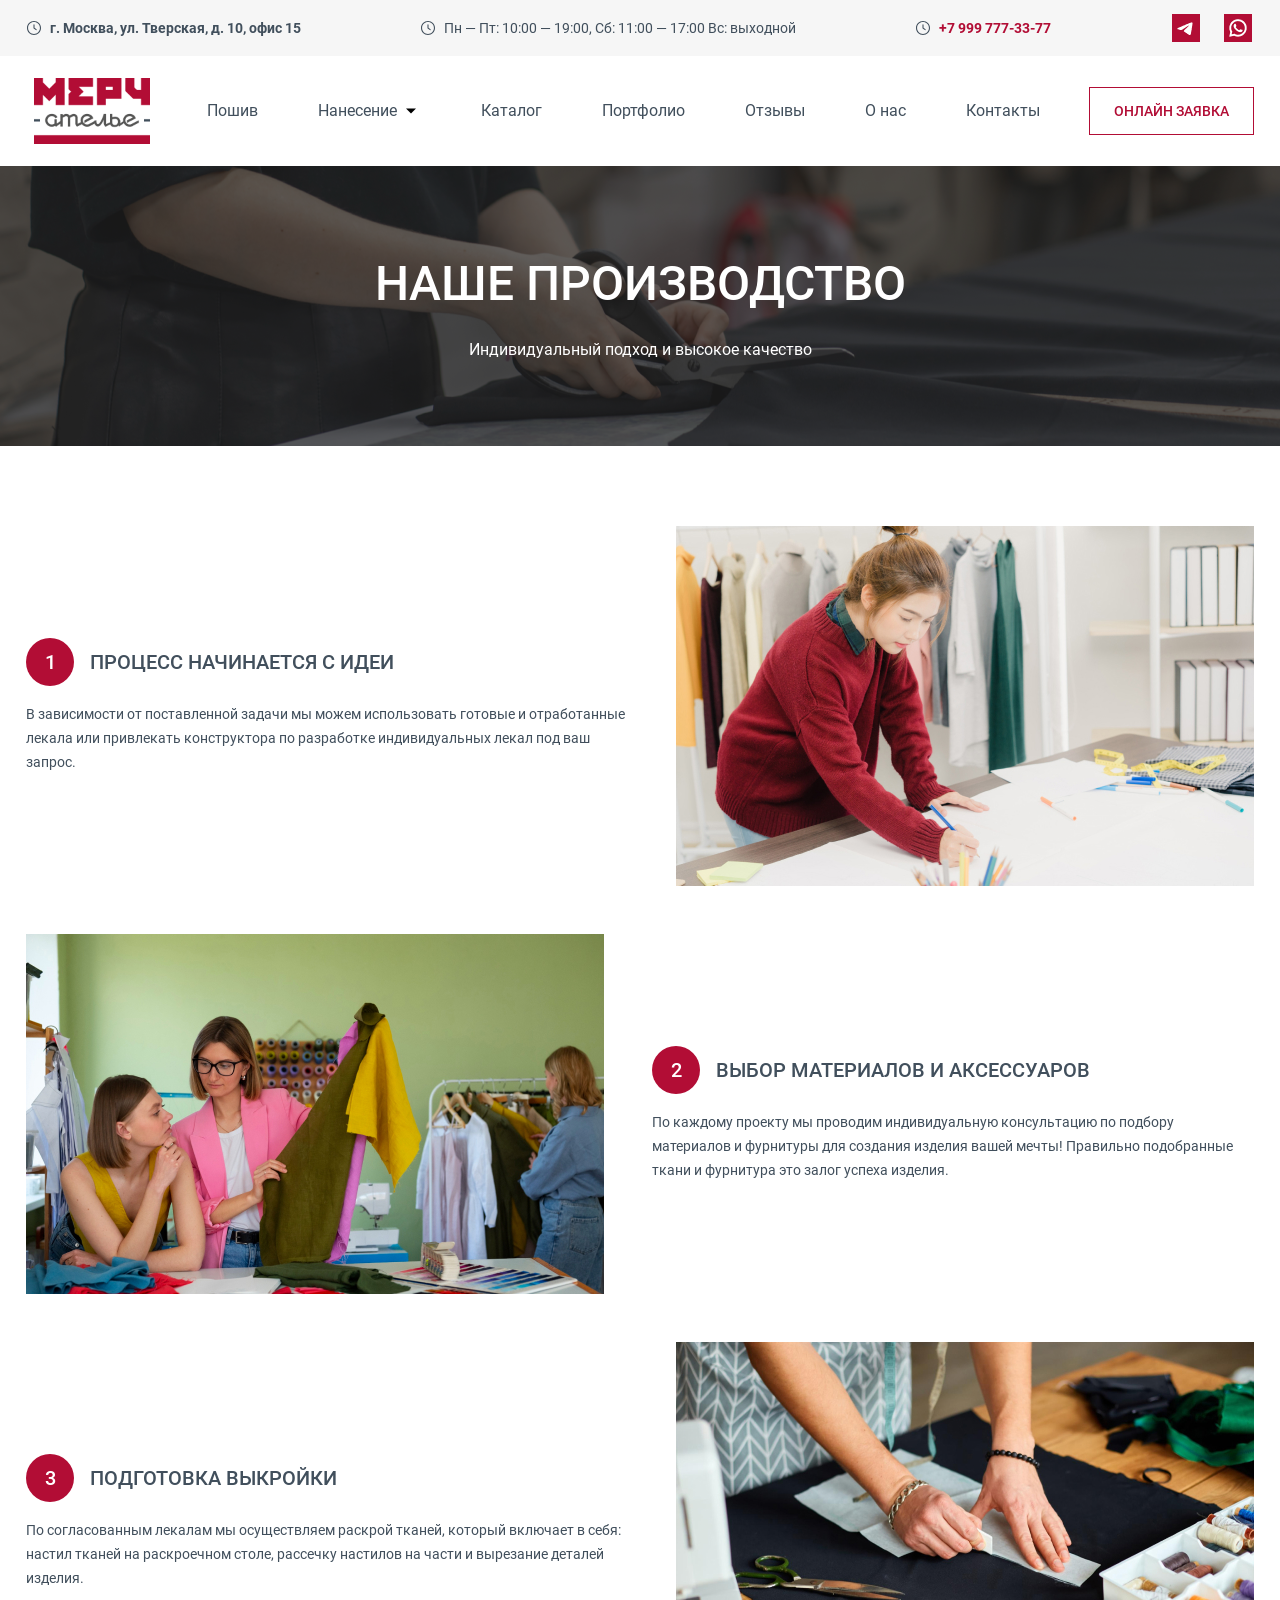
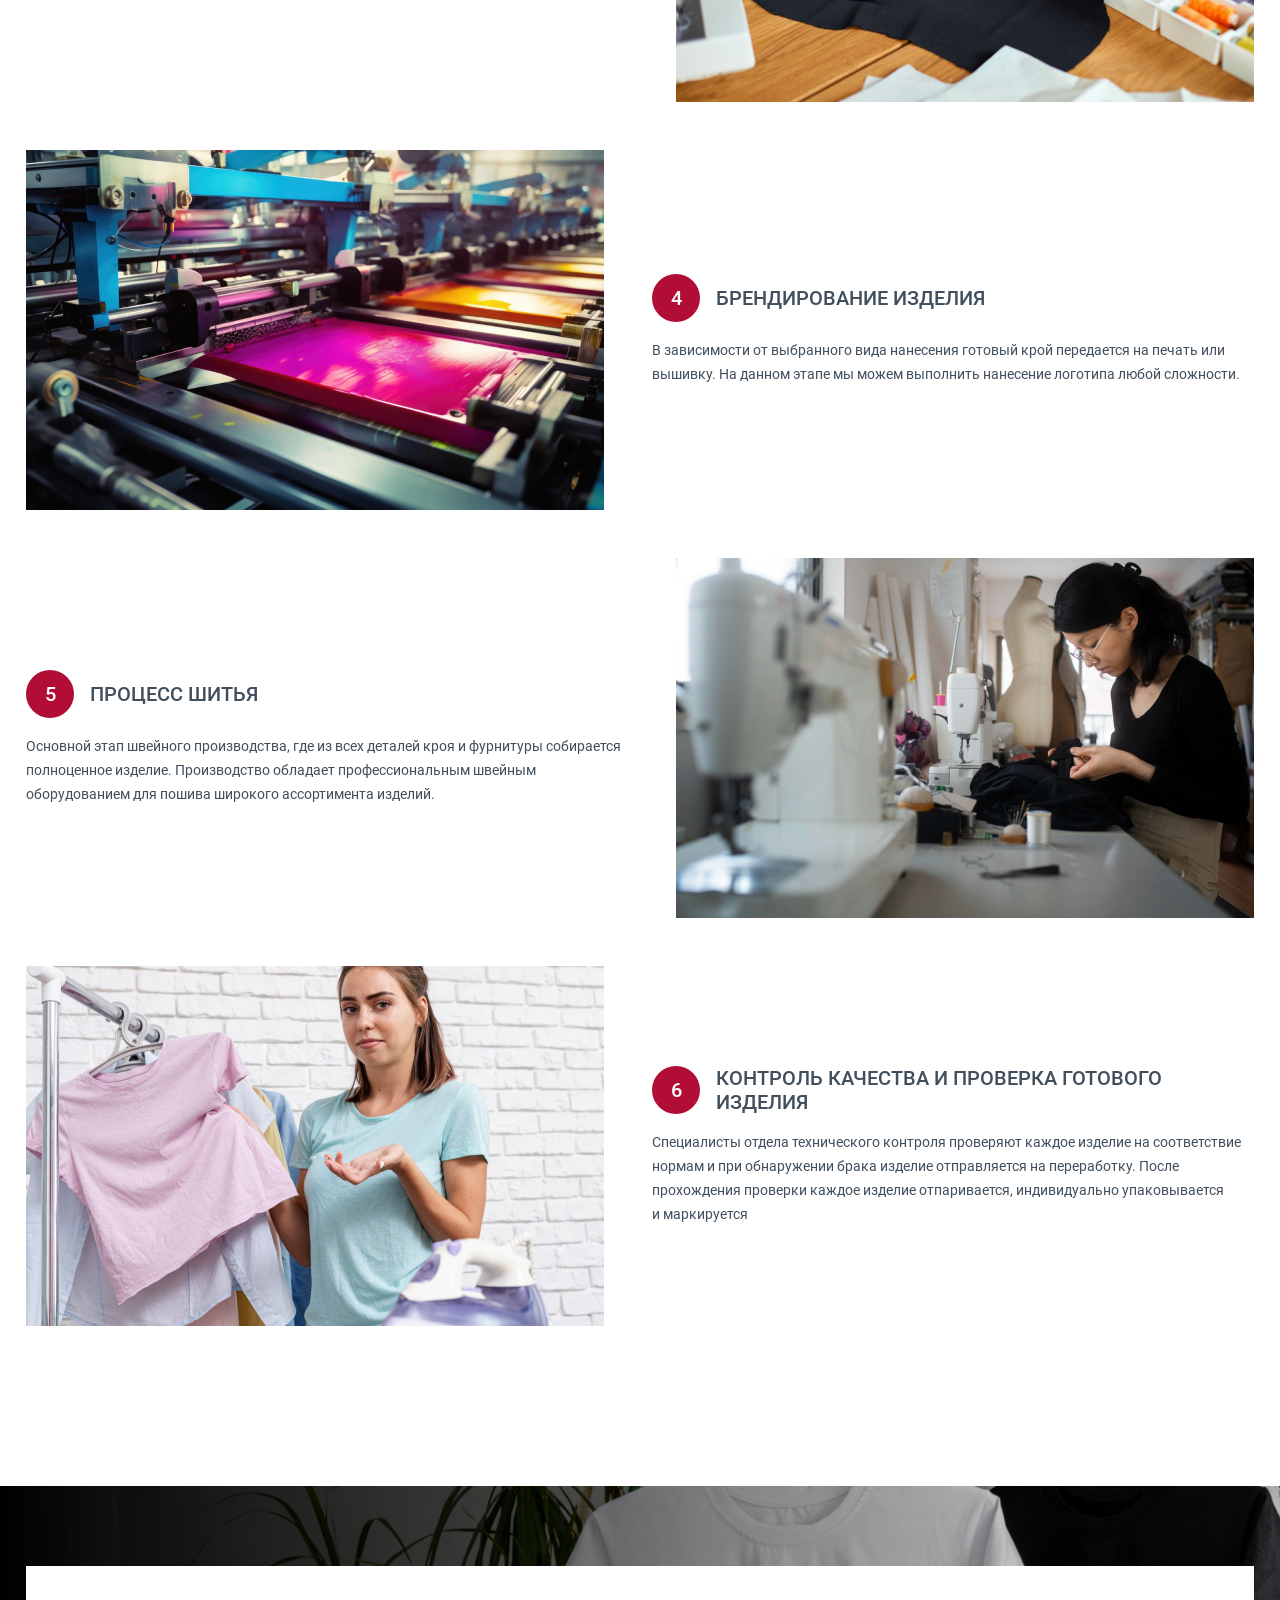
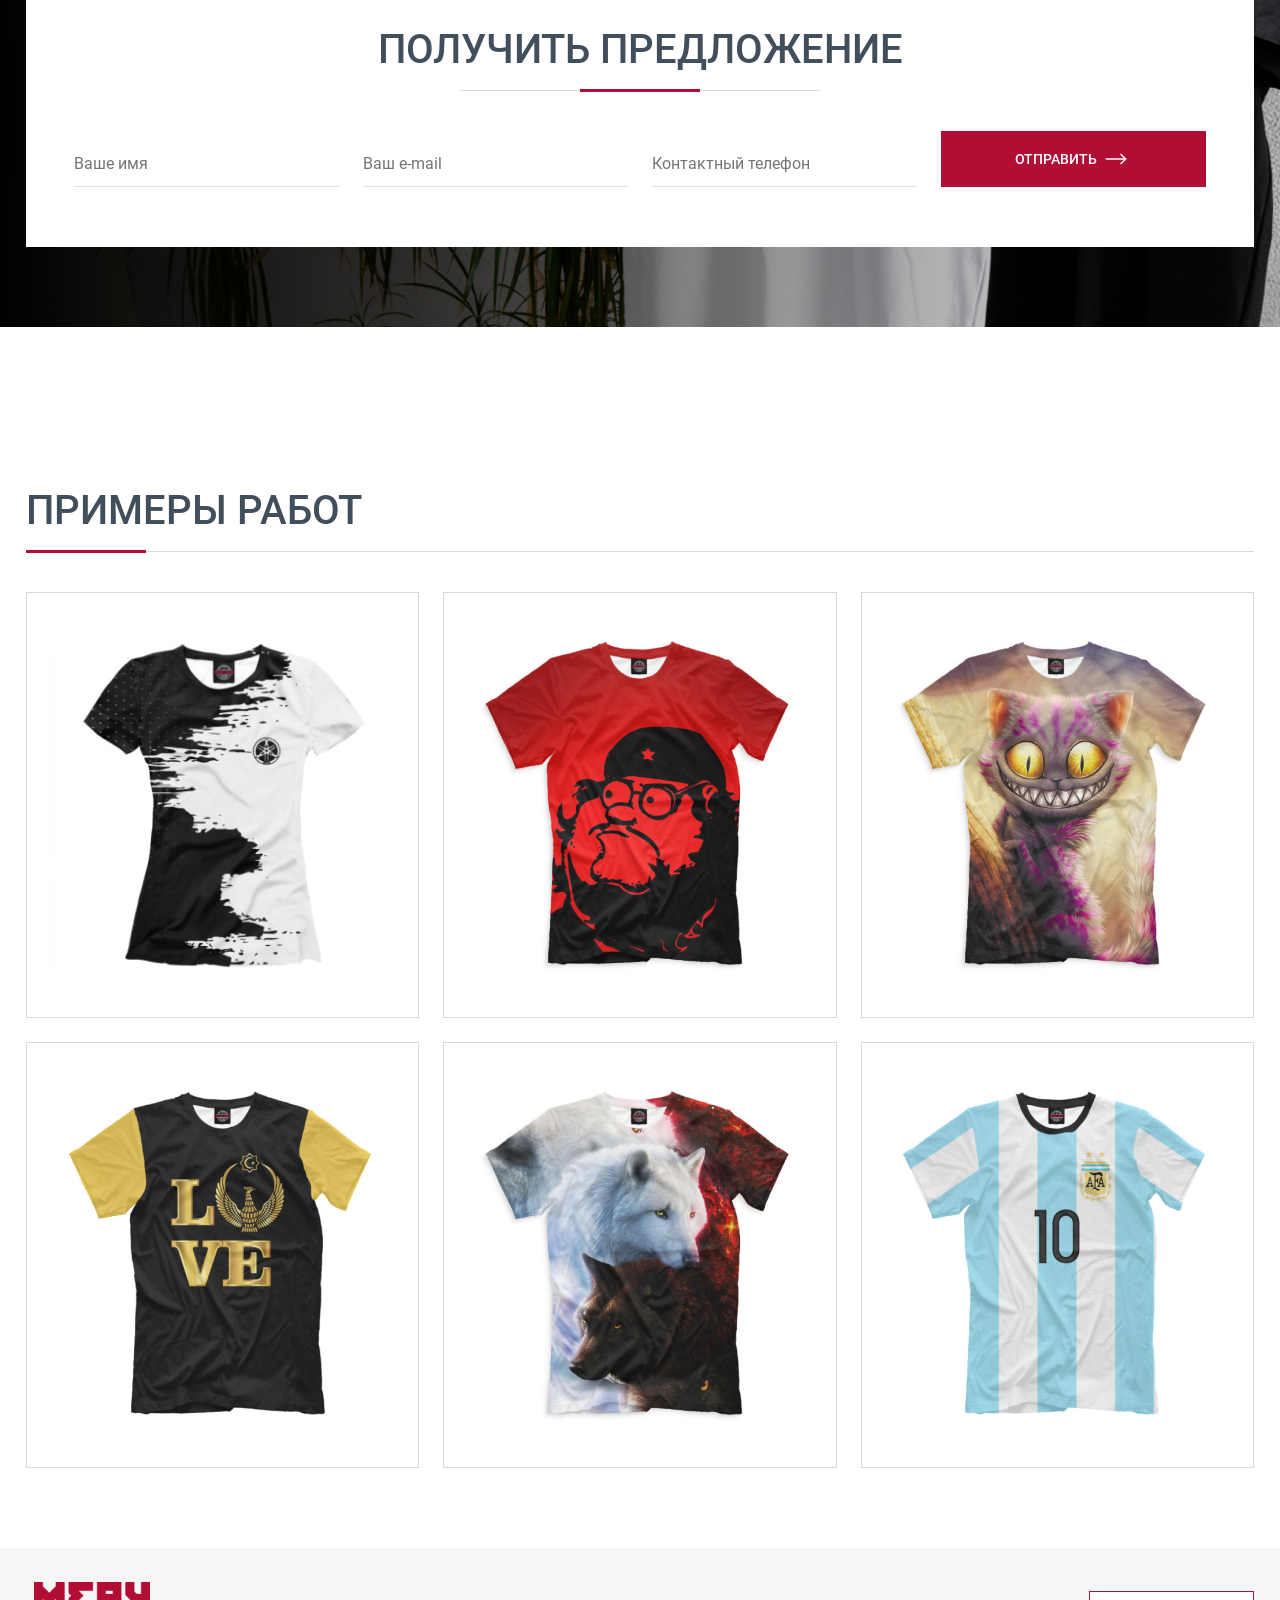
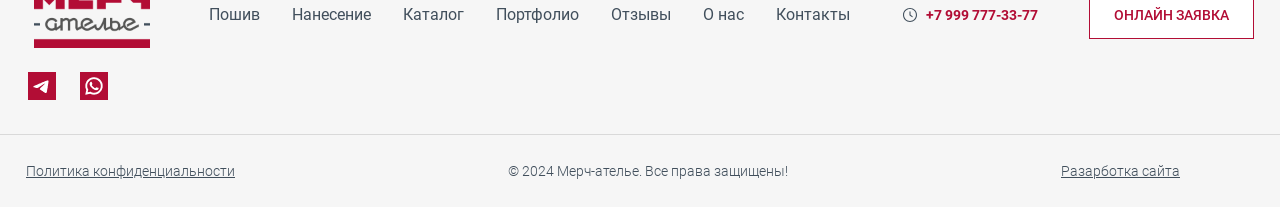
<file: app/production.html>
<!DOCTYPE html>
<html lang="ru" class="page">

<head>
  <meta charset="UTF-8">
  <meta name="viewport" content="width=device-width, initial-scale=1.0">
  <link rel="shortcut icon" href="favicon.ico" type="image/x-icon">
  <meta http-equiv="X-UA-Compatible" content="ie=edge">
  <meta name="theme-color" content="#111111">
  <title>МЕРЧ Ателье</title>
  <link rel="preload" href="fonts/Roboto-Light.woff2" as="font" type="font/woff2" crossorigin>
  <link rel="preload" href="fonts/Roboto-Regular.woff2" as="font" type="font/woff2" crossorigin>
  <link rel="preload" href="fonts/Roboto-Medium.woff2" as="font" type="font/woff2" crossorigin>
  <link rel="preload" href="fonts/Roboto-Bold.woff2" as="font" type="font/woff2" crossorigin>
  <link rel="stylesheet" href="https://cdn.jsdelivr.net/npm/@fancyapps/ui@5.0/dist/fancybox/fancybox.css" />
  <link rel="stylesheet" href="css/vendor.css">
  <link rel="stylesheet" href="css/main.css">
  <script defer src="js/main.js"></script>
  <script src="https://cdn.jsdelivr.net/npm/@fancyapps/ui@5.0/dist/fancybox/fancybox.umd.js"></script>
  <script src="https://ajax.googleapis.com/ajax/libs/jquery/3.7.1/jquery.min.js"></script>
</head>

<body class="page__body">
  <div class="site-container">
    <header class="header" id="anchor-top">
  <div class="header-top">
    <div class="container header-top__container">
      <div class="header-top__location elem-icon">
        <img loading="lazy" src="img/icons/icon_time.svg" class="image" width="" height="" alt="">
        <span>г. Москва, ул. Тверская, д. 10, офис 15</span>
      </div>
      <div class="header-top__work elem-icon">
        <img loading="lazy" src="img/icons/icon_time.svg" class="image" width="" height="" alt="">
        <span>Пн — Пт: 10:00 — 19:00, Сб: 11:00 — 17:00 Вс: выходной</span>
      </div>
      <div class="header-top__tel elem-icon">
        <img loading="lazy" src="img/icons/icon_time.svg" class="image" width="" height="" alt="">
        <a href="tel:+7 999 777 33 77">+7 999 777-33-77</a>
      </div>
      <div class="header-top__socials">
        <a class="header-top__social" href="">
          <img loading="lazy" src="img/socials/icon_telegram.png" class="image" width="" height="" alt="">
        </a>
        <a class="header-top__social" href="">
          <img loading="lazy" src="img/socials/icon_whatsapp.png" class="image" width="" height="" alt="">
        </a>
      </div>
    </div>
  </div>
  <div class="header-bottom">
    <div class="container header-bottom__container">
      <a href="#" class="header-bottom__logo">
        <img loading="lazy" src="img/logo/merch_logo.png" class="image" width="" height="" alt="">
      </a>
      <div class="header-bottom__menu" data-menu>
        <nav class="nav" title="">
          <ul class="list-reset nav__list">
            <li class="nav__item"><a href="#" class="nav__link">Пошив</a></li>
            <li class="nav__item menu-item-has-children">
              <a href="#" class="nav__link">Нанесение</a>
              <ul class="sub-menu">
                <li class="menu-item"><a href="">Нанесение1</a></li>
                <li class="menu-item"><a href="">Нанесение2</a></li>
                <li class="menu-item"><a href="">Нанесение3</a></li>
              </ul>
              <svg xmlns="http://www.w3.org/2000/svg" width="20" height="20" viewBox="0 0 20 20">
                <path d="M5 7.5L10 12.5L15 7.5" stroke-width="1.5" stroke-linecap="round" stroke-linejoin="round">
                </path>
              </svg>
            </li>
            <li class="nav__item"><a href="#" class="nav__link">Каталог</a></li>
            <li class="nav__item"><a href="#" class="nav__link">Портфолио</a></li>
            <li class="nav__item"><a href="#" class="nav__link">Отзывы</a></li>
            <li class="nav__item"><a href="#" class="nav__link">О нас</a></li>
            <li class="nav__item"><a href="#" class="nav__link">Контакты</a></li>
          </ul>
        </nav>
        <div class="header-top__location elem-icon">
          <img loading="lazy" src="img/icons/icon_time.svg" class="image" width="" height="" alt="">
          <span>г. Москва, ул. Тверская, д. 10, офис 15</span>
        </div>
        <div class="header-top__work elem-icon">
          <img loading="lazy" src="img/icons/icon_time.svg" class="image" width="" height="" alt="">
          <span>Пн — Пт: 10:00 — 19:00, Сб: 11:00 — 17:00 Вс: выходной</span>
        </div>
        <button class="btn-reset button1 header-bottom__button" data-graph-path="modal">Онлайн
          заявка</button>
        <div class="header-top__socials">
          <a class="header-top__social" href="">
            <img loading="lazy" src="img/socials/icon_telegram.png" class="image" width="" height="" alt="">
          </a>
          <a class="header-top__social" href="">
            <img loading="lazy" src="img/socials/icon_whatsapp.png" class="image" width="" height="" alt="">
          </a>
        </div>
      </div>
      <button class="btn-reset button1 header-bottom__button mobile-tablet-hide" data-graph-path="modal">Онлайн
        заявка</button>
      <div class="header-top__tel elem-icon">
        <img loading="lazy" src="img/icons/icon_time.svg" class="image" width="" height="" alt="">
        <a href="tel:+7 999 777 33 77">+7 999 777-33-77</a>
      </div>
      <button class="btn-reset burger" aria-label="Открыть меню" aria-expanded="false" data-burger>
        <span class="burger__line"></span>
      </button>
    </div>
  </div>
</header>
    <main class="main">
      <section class="intro" style="background-image: url(img/image/photo_banner.jpg);">
    <div class="container intro__container">
        <div class="intro__content">
            <h1 class="intro__title h1">Наше производство</h1>
            <div class="intro__text">
                <p>Индивидуальный подход и высокое качество</p>
            </div>
        </div>
    </div>
</section>

<section class="process section">
    <div class="container">
        <div class="process__item">
            <div class="process__item-content">
                <div class="process__item-top">
                    <div class="process__item-num">1</div>
                    <div class="process__item-name">Процесс начинается с идеи</div>
                </div>
                <div class="process__item-text">
                    <p>В зависимости от поставленной задачи мы можем использовать готовые и отработанные лекала или
                        привлекать конструктора по разработке индивидуальных лекал под ваш запрос.</p>
                </div>
            </div>
            <div class="process__item-image">
                <img loading="lazy" src="img/image/process1.jpg" class="image" width="" height="" alt="">
            </div>
        </div>
        <div class="process__item">
            <div class="process__item-content">
                <div class="process__item-top">
                    <div class="process__item-num">2</div>
                    <div class="process__item-name">Выбор материалов и аксессуаров</div>
                </div>
                <div class="process__item-text">
                    <p>По каждому проекту мы проводим индивидуальную консультацию по подбору материалов
                        и фурнитуры для создания изделия вашей мечты! Правильно подобранные ткани и фурнитура
                        это залог успеха изделия.</p>
                </div>
            </div>
            <div class="process__item-image">
                <img loading="lazy" src="img/image/process2.jpg" class="image" width="" height="" alt="">
            </div>
        </div>
        <div class="process__item">
            <div class="process__item-content">
                <div class="process__item-top">
                    <div class="process__item-num">3</div>
                    <div class="process__item-name">Подготовка выкройки</div>
                </div>
                <div class="process__item-text">
                    <p>По согласованным лекалам мы осуществляем раскрой тканей, который включает в себя:
                        настил тканей на раскроечном столе, рассечку настилов на части и вырезание деталей изделия.
                    </p>
                </div>
            </div>
            <div class="process__item-image">
                <img loading="lazy" src="img/image/process3.jpg" class="image" width="" height="" alt="">
            </div>
        </div>
        <div class="process__item">
            <div class="process__item-content">
                <div class="process__item-top">
                    <div class="process__item-num">4</div>
                    <div class="process__item-name">Брендирование изделия</div>
                </div>
                <div class="process__item-text">
                    <p>В зависимости от выбранного вида нанесения готовый крой передается на печать или вышивку.
                        На данном этапе мы можем выполнить нанесение логотипа любой сложности.</p>
                </div>
            </div>
            <div class="process__item-image">
                <img loading="lazy" src="img/image/process4.jpg" class="image" width="" height="" alt="">
            </div>
        </div>
        <div class="process__item">
            <div class="process__item-content">
                <div class="process__item-top">
                    <div class="process__item-num">5</div>
                    <div class="process__item-name">Процесс шитья</div>
                </div>
                <div class="process__item-text">
                    <p>Основной этап швейного производства, где из всех деталей кроя и фурнитуры собирается
                        полноценное изделие. Производство обладает профессиональным швейным оборудованием
                        для пошива широкого ассортимента изделий.</p>
                </div>
            </div>
            <div class="process__item-image">
                <img loading="lazy" src="img/image/process5.jpg" class="image" width="" height="" alt="">
            </div>
        </div>
        <div class="process__item">
            <div class="process__item-content">
                <div class="process__item-top">
                    <div class="process__item-num">6</div>
                    <div class="process__item-name">Контроль качества и проверка готового изделия</div>
                </div>
                <div class="process__item-text">
                    <p>Специалисты отдела технического контроля проверяют каждое изделие на соответствие
                        нормам и при обнаружении брака изделие отправляется на переработку. После прохождения
                        проверки каждое изделие отпаривается, индивидуально упаковывается и маркируется</p>
                </div>
            </div>
            <div class="process__item-image">
                <img loading="lazy" src="img/image/process6.jpg" class="image" width="" height="" alt="">
            </div>
        </div>
    </div>
</section>

<section class="quote section" style="background-image: url(img/image/quote_banner.jpg);">
    <div class="container">
        <div class="quote__block">
            <div class="h2 quote__title">Получить предложение</div>
            <form action="#" class="form quote__form">
                <label class="form__label">
                    <input type="text" name="Имя" class="input-reset form__input" placeholder="Ваше имя">
                </label>
                <label class="form__label">
                    <input type="text" name="Имя" class="input-reset form__input" placeholder="Ваш e-mail">
                </label>
                <label class="form__label">
                    <input type="text" name="Имя" class="input-reset form__input" placeholder="Контактный телефон">
                </label>
                <div class="form__btn-wrapper">
                    <button class="btn-reset button3 form__btn">Отправить</button>
                </div>
            </form>
        </div>
    </div>
</section>

<section class="examples-works">
    <div class="container">
        <h2 class="h2 examples-works__title">Примеры работ</h2>
        <div class="examples-works__items">
            <a href="img/products/photo_a1.png" class="examples-works__item" data-fancybox="gallery">
                <div class="examples-works__item-image">
                    <img loading="lazy" src="img/products/photo_a1.png" class="image" width="" height="" alt="">
                </div>
            </a>
            <a href="img/products/photo_a1.png" class="examples-works__item" data-fancybox="gallery">
                <div class="examples-works__item-image">
                    <img loading="lazy" src="img/products/photo_a2.png" class="image" width="" height="" alt="">
                </div>
            </a>
            <a href="img/products/photo_a1.png" class="examples-works__item" data-fancybox="gallery">
                <div class="examples-works__item-image">
                    <img loading="lazy" src="img/products/photo_a3.png" class="image" width="" height="" alt="">
                </div>
            </a>
            <div class="examples-works__item">
                <div class="examples-works__item-image">
                    <img loading="lazy" src="img/products/photo_a4.png" class="image" width="" height="" alt="">
                </div>
            </div>
            <div class="examples-works__item">
                <div class="examples-works__item-image">
                    <img loading="lazy" src="img/products/photo_a5.png" class="image" width="" height="" alt="">
                </div>
            </div>
            <div class="examples-works__item">
                <div class="examples-works__item-image">
                    <img loading="lazy" src="img/products/photo_a6.png" class="image" width="" height="" alt="">
                </div>
            </div>
        </div>
    </div>
</section>

    </main>
    <footer class="footer">
  <div class="footer-top">
    <div class="container footer-top__container">
      <a href="" class="footer-top__logo">
        <img loading="lazy" src="img/logo/merch_logo.png" class="image" width="" height="" alt="">
      </a>
      <nav class="nav" title="">
        <ul class="list-reset nav__list">
          <li class="nav__item"><a href="#" class="nav__link">Пошив</a></li>
          <li class="nav__item"><a href="#" class="nav__link">Нанесение</a></li>
          <li class="nav__item"><a href="#" class="nav__link">Каталог</a></li>
          <li class="nav__item"><a href="#" class="nav__link">Портфолио</a></li>
          <li class="nav__item"><a href="#" class="nav__link">Отзывы</a></li>
          <li class="nav__item"><a href="#" class="nav__link">О нас</a></li>
          <li class="nav__item"><a href="#" class="nav__link">Контакты</a></li>
        </ul>
      </nav>
      <div class="header-top__tel elem-icon">
        <img loading="lazy" src="img/icons/icon_time.svg" class="image" width="" height="" alt="">
        <a href="tel:+7 999 777 33 77">+7 999 777-33-77</a>
      </div>
      <button class="btn-reset button1 header-bottom__button" data-graph-path="modal">Онлайн заявка</button>
      <div class="header-top__socials">
        <a class="header-top__social" href="">
          <img loading="lazy" src="img/socials/icon_telegram.png" class="image" width="" height="" alt="">
        </a>
        <a class="header-top__social" href="">
          <img loading="lazy" src="img/socials/icon_whatsapp.png" class="image" width="" height="" alt="">
        </a>
      </div>
    </div>
  </div>
  <div class="footer-bottom">
    <div class="container footer-bottom__container">
      <a href="">Политика конфиденциальности</a>
      <span>© 2024 Мерч-ателье. Все права защищены!</span>
      <a href="">Разарботка сайта</a>
    </div>
  </div>
</footer>

<a href="#anchor-top" class="anchor-top"></a>

<div class="graph-modal">
  <div class="graph-modal__container modal" role="dialog" aria-modal="true" data-graph-target="modal">
    <button class="btn-reset js-modal-close graph-modal__close" aria-label="Закрыть модальное окно"></button>
    <div class="graph-modal__content">
      <form action="#" class="form">
        <div class="h2 form__title">ПОставить зявку</div>
        <label class="form__label">
          <input type="text" name="Имя" class="input-reset form__input" placeholder="Ваше имя">
        </label>
        <label class="form__label">
          <input type="text" name="Имя" class="input-reset form__input" placeholder="Ваш e-mail">
        </label>
        <label class="form__label">
          <input type="text" name="Имя" class="input-reset form__input" placeholder="Контактный телефон">
        </label>
        <div class="form__btn-wrapper">
          <button class="btn-reset button3 form__btn">Отправить</button>
        </div>
        <div class="form__description">Отправляя эту форму, я соглашаюсь
          с <a href="#">Политикой конфиденциальности</a> и даю разрешение
          на обработку моих персональных данных!</div>
      </form>
    </div>
  </div>
</div>
  </div>
</body>

</html>
</file>
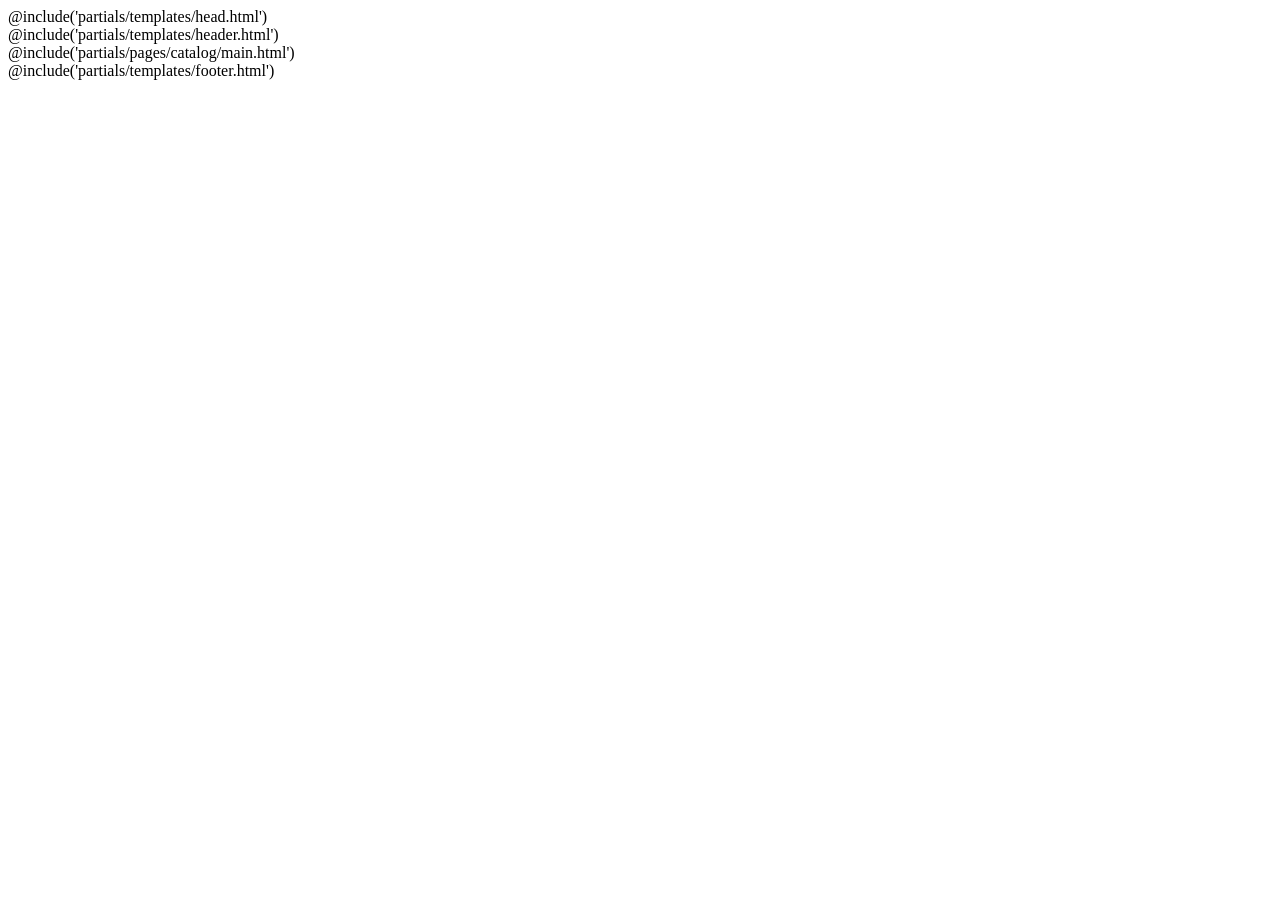
<file: src/catalog.html>
<!DOCTYPE html>
<html lang="ru" class="page">

@include('partials/templates/head.html')

<body class="page__body">
  <div class="site-container">
    @include('partials/templates/header.html')
    <main class="main">
      @include('partials/pages/catalog/main.html')
    </main>
    @include('partials/templates/footer.html')
  </div>
</body>

</html>
</file>
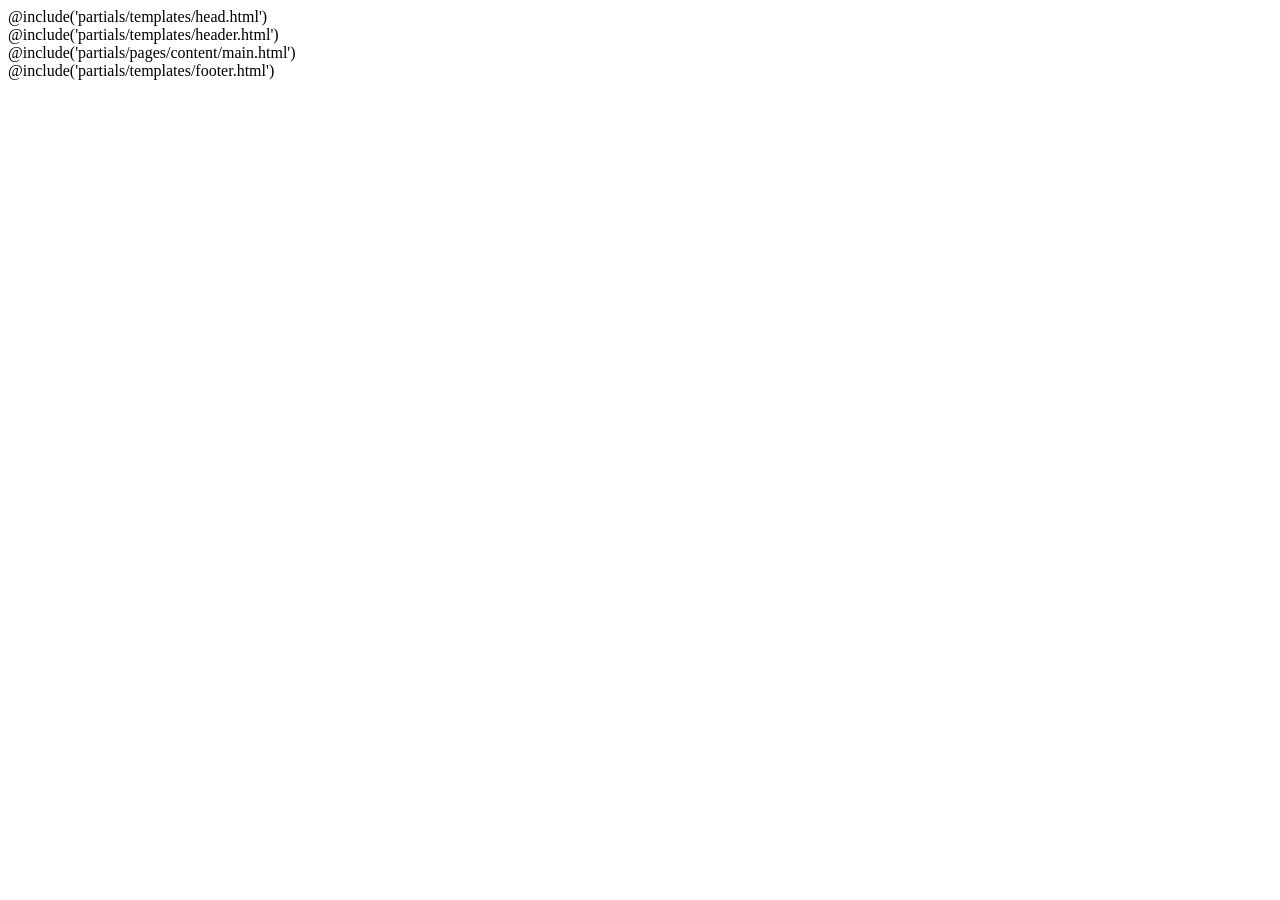
<file: src/content.html>
<!DOCTYPE html>
<html lang="ru" class="page">

@include('partials/templates/head.html')

<body class="page__body">
  <div class="site-container">
    @include('partials/templates/header.html')
    <main class="main">
      @include('partials/pages/content/main.html')
    </main>
    @include('partials/templates/footer.html')
  </div>
</body>

</html>
</file>
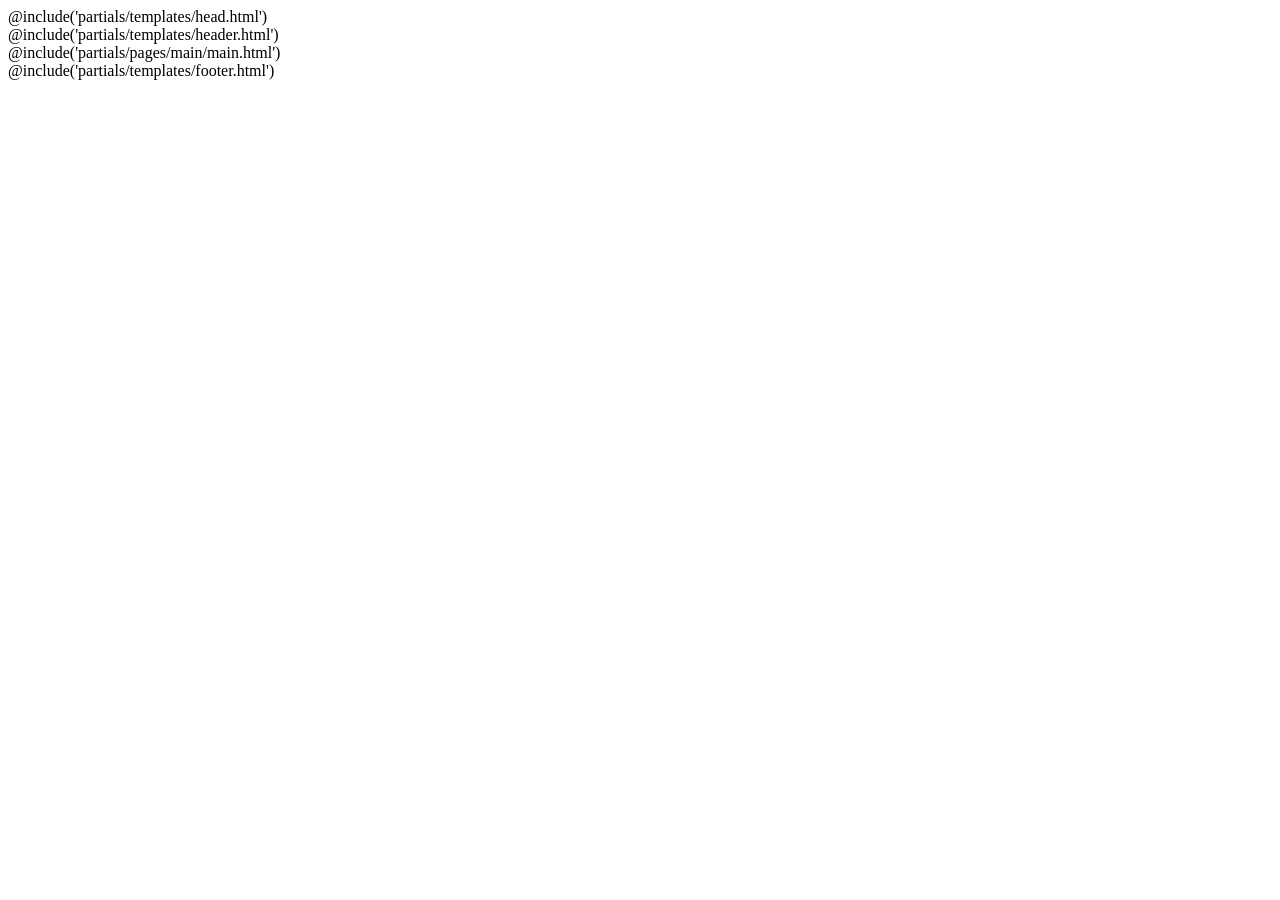
<file: src/main.html>
<!DOCTYPE html>
<html lang="ru" class="page">

@include('partials/templates/head.html')

<body class="page__body">
  <div class="site-container">
    @include('partials/templates/header.html')
    <main class="main">
      @include('partials/pages/main/main.html')
    </main>
    @include('partials/templates/footer.html')
  </div>
</body>

</html>
</file>
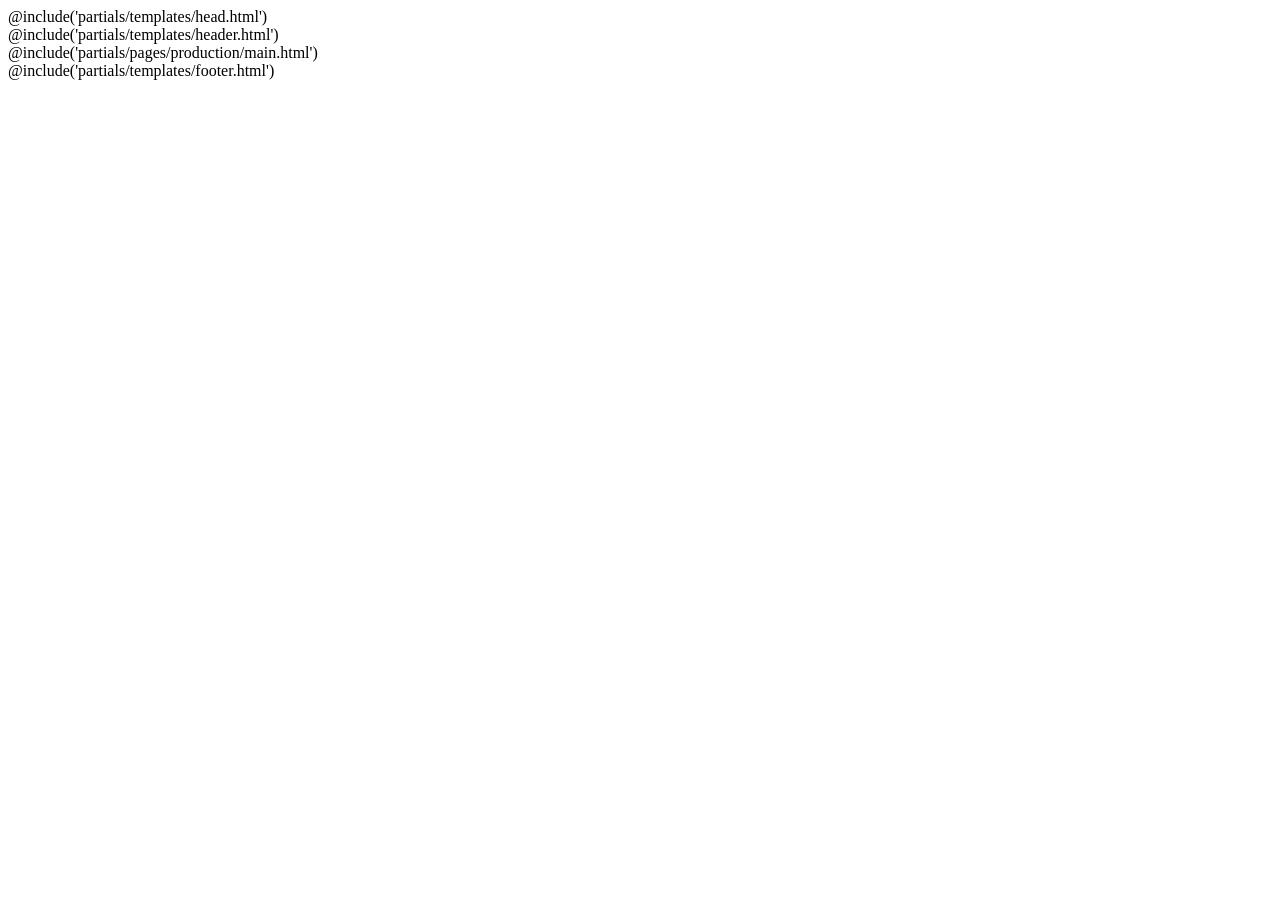
<file: src/production.html>
<!DOCTYPE html>
<html lang="ru" class="page">

@include('partials/templates/head.html')

<body class="page__body">
  <div class="site-container">
    @include('partials/templates/header.html')
    <main class="main">
      @include('partials/pages/production/main.html')
    </main>
    @include('partials/templates/footer.html')
  </div>
</body>

</html>
</file>
<file: app/css/main.css>
:root {
  --font-family: "Roboto", sans-serif;
  --content-width: 1320px;
  --container-offset: 26px;
  --container-width: calc(var(--content-width) + (var(--container-offset) * 2));
}

/* stylelint-disable */
/* stylelint-disable */
/* stylelint-disable */
.custom-checkbox__field:checked + .custom-checkbox__content::after {
  opacity: 1;
}

.custom-checkbox__field:focus + .custom-checkbox__content::before {
  outline: 2px solid #f00;
  outline-offset: 2px;
}

.custom-checkbox__field:disabled + .custom-checkbox__content {
  opacity: 0.4;
  pointer-events: none;
}

/* stylelint-disable */
/* stylelint-disable */
/* stylelint-disable value-keyword-case */
@font-face {
  font-family: "Roboto";
  src: url("../fonts/../fonts/Roboto-Light.woff2") format("woff2");
  font-weight: 300;
  font-display: swap;
  font-style: normal;
}
@font-face {
  font-family: "Roboto";
  src: url("../fonts/../fonts/Roboto-Regular.woff2") format("woff2");
  font-weight: 400;
  font-display: swap;
  font-style: normal;
}
@font-face {
  font-family: "Roboto";
  src: url("../fonts/../fonts/Roboto-Medium.woff2") format("woff2");
  font-weight: 500;
  font-display: swap;
  font-style: normal;
}
@font-face {
  font-family: "Roboto";
  src: url("../fonts/../fonts/Roboto-Bold.woff2") format("woff2");
  font-weight: 700;
  font-display: swap;
  font-style: normal;
}
*,
*::before,
*::after {
  -webkit-box-sizing: border-box;
  box-sizing: border-box;
}

.page {
  height: 100%;
  font-family: var(--font-family, sans-serif);
  -webkit-text-size-adjust: 100%;
  scroll-behavior: smooth;
}

.page__body {
  margin: 0;
  min-height: 100%;
  font-size: 16px;
}

img {
  height: auto;
  max-width: 100%;
  -o-object-fit: cover;
  object-fit: cover;
}

a {
  text-decoration: none;
}

.site-container {
  overflow: hidden;
  position: relative;
}

.is-hidden {
  display: none !important;
  /* stylelint-disable-line declaration-no-important */
}

.btn-reset {
  border: none;
  padding: 0;
  background-color: transparent;
  cursor: pointer;
}

.list-reset {
  list-style: none;
  margin: 0;
  padding: 0;
}

.input-reset {
  -webkit-appearance: none;
  -moz-appearance: none;
  appearance: none;
  border: none;
  border-radius: 0;
  background-color: #fff;
  outline: none;
}
.input-reset::-webkit-search-decoration, .input-reset::-webkit-search-cancel-button, .input-reset::-webkit-search-results-button, .input-reset::-webkit-search-results-decoration {
  display: none;
}

.visually-hidden {
  position: absolute;
  overflow: hidden;
  margin: -1px;
  border: 0;
  padding: 0;
  width: 1px;
  height: 1px;
  clip: rect(0 0 0 0);
}

.container {
  margin: 0 auto;
  padding: 0 var(--container-offset);
  max-width: var(--container-width);
}

@media screen and (max-width: 768px) {
  .container {
    padding: 0 16px;
  }
}
.centered {
  text-align: center;
}

.dis-scroll {
  position: fixed;
  left: 0;
  top: 0;
  overflow: hidden;
  width: 100%;
  height: 100vh;
  -ms-scroll-chaining: none;
  overscroll-behavior: none;
}

.page--ios .dis-scroll {
  position: relative;
}

.nav__list {
  display: -webkit-box;
  display: -ms-flexbox;
  display: flex;
  -webkit-box-align: center;
  -ms-flex-align: center;
  align-items: center;
  -webkit-column-gap: 60px;
  -moz-column-gap: 60px;
  column-gap: 60px;
}
.nav__item {
  display: -webkit-box;
  display: -ms-flexbox;
  display: flex;
  -webkit-box-align: center;
  -ms-flex-align: center;
  align-items: center;
  -webkit-column-gap: 4px;
  -moz-column-gap: 4px;
  column-gap: 4px;
  position: relative;
  cursor: pointer;
}
.nav__item > ul {
  padding: 32px;
  background-color: #ffffff;
  -webkit-filter: drop-shadow(0px 4px 20px rgba(0, 0, 0, 0.25));
  filter: drop-shadow(0px 4px 20px rgba(0, 0, 0, 0.25));
  position: absolute;
  top: 20px;
  left: -32px;
  height: -webkit-fit-content;
  height: -moz-fit-content;
  height: fit-content;
  width: 224px;
  opacity: 0;
  visibility: hidden;
  z-index: -2;
}
.nav__item > ul.active {
  opacity: 1;
  visibility: visible;
  z-index: 2;
}
.nav__item > ul > li:not(:last-child) {
  margin-bottom: 24px;
}
.nav__item > ul > li > a {
  color: #414F5C;
  text-align: center;
  font-size: 16px;
  font-style: normal;
  font-weight: 400;
  line-height: 20px;
  -webkit-transition: color 0.2s ease-in-out;
  transition: color 0.2s ease-in-out;
}
.nav__item > ul > li > a:hover {
  color: #B20D35;
}
.nav__link {
  color: #414F5C;
  font-size: 16px;
  font-style: normal;
  font-weight: 400;
  line-height: 20px;
  -webkit-transition: color 0.2s ease-in-out;
  transition: color 0.2s ease-in-out;
}
.nav__link:hover {
  color: #B20D35;
}

.button1 {
  color: #B20D35;
  font-size: 14px;
  font-style: normal;
  font-weight: 500;
  line-height: normal;
  text-transform: uppercase;
  border: 1px solid #B20D35;
  background-color: #ffffff;
  height: 48px;
  padding: 0 24px;
  display: -webkit-box;
  display: -ms-flexbox;
  display: flex;
  -webkit-box-align: center;
  -ms-flex-align: center;
  align-items: center;
  -webkit-box-pack: center;
  -ms-flex-pack: center;
  justify-content: center;
  cursor: pointer;
  width: -webkit-fit-content;
  width: -moz-fit-content;
  width: fit-content;
  -webkit-transition: background-color 0.2s ease-in-out, color 0.2s ease-in-out;
  transition: background-color 0.2s ease-in-out, color 0.2s ease-in-out;
  -ms-flex-negative: 0;
  flex-shrink: 0;
}
.button1:hover {
  background-color: #B20D35;
  color: #ffffff;
}

.button2 {
  display: -webkit-box;
  display: -ms-flexbox;
  display: flex;
  -webkit-box-align: center;
  -ms-flex-align: center;
  align-items: center;
  -webkit-box-pack: center;
  -ms-flex-pack: center;
  justify-content: center;
  padding: 0 24px;
  height: 56px;
  -ms-flex-negative: 0;
  flex-shrink: 0;
  background-color: #B20D35;
  -webkit-column-gap: 12px;
  -moz-column-gap: 12px;
  column-gap: 12px;
  width: -webkit-fit-content;
  width: -moz-fit-content;
  width: fit-content;
  cursor: pointer;
  -webkit-transition: background-color 0.2s ease-in-out;
  transition: background-color 0.2s ease-in-out;
}
.button2 span {
  color: #fff;
  font-size: 14px;
  font-style: normal;
  font-weight: 500;
  line-height: normal;
  text-transform: uppercase;
}
.button2 img {
  width: 24px;
  height: 24px;
  -ms-flex-negative: 0;
  flex-shrink: 0;
}
.button2:hover {
  background-color: #8F0A2A;
}

.button3 {
  display: -webkit-box;
  display: -ms-flexbox;
  display: flex;
  -webkit-box-align: center;
  -ms-flex-align: center;
  align-items: center;
  -webkit-box-pack: center;
  -ms-flex-pack: center;
  justify-content: center;
  padding: 0 24px;
  height: 56px;
  -ms-flex-negative: 0;
  flex-shrink: 0;
  background-color: #B20D35;
  -webkit-column-gap: 12px;
  -moz-column-gap: 12px;
  column-gap: 12px;
  width: -webkit-fit-content;
  width: -moz-fit-content;
  width: fit-content;
  cursor: pointer;
  color: #fff;
  font-size: 14px;
  font-style: normal;
  font-weight: 500;
  line-height: normal;
  text-transform: uppercase;
  -webkit-transition: background-color 0.2s ease-in-out;
  transition: background-color 0.2s ease-in-out;
}
.button3:hover {
  background-color: #8F0A2A;
}

.form__label {
  width: 100%;
  display: block;
}
.form__label:not(:last-child) {
  margin-bottom: 32px;
}
.form__input {
  color: #414F5C;
  font-size: 16px;
  font-style: normal;
  font-weight: 400;
  line-height: 20px;
  padding-bottom: 12px;
  border-bottom: 1px solid #E0E0E0;
  width: 100%;
  background-color: transparent;
}
.form__input.wpcf7-not-valid {
  border-bottom: 1px solid #B20D35;
}
.form__btn {
  width: 100%;
  position: absolute;
  left: 0;
  top: 0;
  width: 100%;
}
.form__btn-wrapper {
  position: relative;
  width: 100%;
  height: 56px;
}
.form__btn-wrapper::after {
  content: "";
  position: absolute;
  right: 25%;
  top: 50%;
  -webkit-transform: translate(-50%, -50%);
  -ms-transform: translate(-50%, -50%);
  transform: translate(-50%, -50%);
  width: 24px;
  height: 24px;
  -ms-flex-negative: 0;
  flex-shrink: 0;
  background-position: center;
  background-size: cover;
  background-repeat: no-repeat;
  background-image: url(../img/arrows/icon-link-arrow-right.svg);
}
.form__description {
  color: #414F5C;
  text-align: center;
  font-size: 14px;
  font-style: normal;
  font-weight: 400;
  line-height: 20px;
  margin-top: 16px;
}
.form__description a {
  color: #B20D35;
  -webkit-transition: color 0.2s ease-in-out;
  transition: color 0.2s ease-in-out;
}
.form__description a:hover {
  color: #8F0A2A;
}

.modal {
  max-width: 424px;
  padding: 32px;
  border-radius: 0px;
  background-color: #F6F6F6;
}
.modal .form__title {
  font-size: 32px;
  line-height: 40px;
  margin-bottom: 32px;
}
.modal .graph-modal__close {
  background-position: center;
  background-size: cover;
  background-repeat: no-repeat;
  background-image: url(../img/icons/icon_close.svg);
  width: 24px;
  height: 24px;
  -ms-flex-negative: 0;
  flex-shrink: 0;
  right: 16px;
  top: 16px;
}

@media screen and (max-width: 768px) {
  .form__label:not(:last-child) {
    margin-bottom: 20px;
  }
  .form__btn-wrapper::after {
    right: 10%;
    -webkit-transform: translateY(-50%);
    -ms-transform: translateY(-50%);
    transform: translateY(-50%);
  }
  .modal {
    padding: 20px;
  }
}
.section {
  margin-bottom: 100px;
}

.elem-icon {
  display: -webkit-box;
  display: -ms-flexbox;
  display: flex;
  -webkit-box-align: center;
  -ms-flex-align: center;
  align-items: center;
  -webkit-box-pack: start;
  -ms-flex-pack: start;
  justify-content: flex-start;
  -webkit-column-gap: 8px;
  -moz-column-gap: 8px;
  column-gap: 8px;
}
.elem-icon img {
  width: 16px;
  height: 16px;
  -ms-flex-negative: 0;
  flex-shrink: 0;
}

@media screen and (max-width: 1366px) {
  .section {
    margin-bottom: 80px;
  }
}
@media screen and (max-width: 1200px) {
  .section {
    margin-bottom: 64px;
  }
}
@media screen and (max-width: 768px) {
  .section {
    margin-bottom: 40px;
  }
}
.h1 {
  color: #ffffff;
  font-size: 48px;
  font-style: normal;
  font-weight: 500;
  line-height: 64px;
  text-transform: uppercase;
}

.h2 {
  color: #414F5C;
  font-size: 40px;
  font-style: normal;
  font-weight: 500;
  line-height: 48px;
  text-transform: uppercase;
  padding-bottom: 17px;
  position: relative;
}
.h2::before {
  content: "";
  position: absolute;
  left: 0;
  bottom: 0;
  height: 1px;
  width: 100%;
  background-color: #D9D9D9;
}
.h2::after {
  content: "";
  position: absolute;
  left: 0;
  bottom: -1px;
  height: 3px;
  width: 120px;
  background-color: #B20D35;
}

@media screen and (max-width: 1200px) {
  .h1 {
    font-size: 40px;
    line-height: 48px;
  }
  .h2 {
    font-size: 32px;
    line-height: 40px;
  }
}
@media screen and (max-width: 768px) {
  .h1 {
    font-size: 32px;
    line-height: 40px;
  }
  .h2 {
    font-size: 28px;
    line-height: 32px;
  }
}
.swiper-style {
  position: relative;
}
.swiper-style .swiper-button-prev:after,
.swiper-style .swiper-button-next:after {
  display: none;
}
.swiper-style .swiper-button-next,
.swiper-style .swiper-button-prev {
  position: absolute;
  top: 50%;
  -webkit-transform: translateY(-50%);
  -ms-transform: translateY(-50%);
  transform: translateY(-50%);
  bottom: 0px;
  width: 48px;
  height: 48px;
  margin-top: 0;
  -ms-flex-negative: 0;
  flex-shrink: 0;
  background-position: center;
  background-size: cover;
  background-repeat: no-repeat;
}
.swiper-style .swiper-button-prev {
  background-image: url(../img/arrows/arrow-left.svg);
  left: -64px;
}
.swiper-style .swiper-button-prev:hover {
  background-image: url(../img/arrows/arrow-left-active.svg);
}
.swiper-style .swiper-button-next {
  background-image: url(../img/arrows/arrow-right.svg);
  right: -64px;
}
.swiper-style .swiper-button-next:hover {
  background-image: url(../img/arrows/arrow-left-right.svg);
}

.swiper-style2 {
  position: relative;
}
.swiper-style2 .swiper {
  overflow: inherit;
}
.swiper-style2 .swiper-buttons {
  display: -webkit-box;
  display: -ms-flexbox;
  display: flex;
  -webkit-box-align: center;
  -ms-flex-align: center;
  align-items: center;
  -webkit-column-gap: 12px;
  -moz-column-gap: 12px;
  column-gap: 12px;
}
.swiper-style2 .swiper-button-prev:after,
.swiper-style2 .swiper-button-next:after {
  display: none;
}
.swiper-style2 .swiper-button-next,
.swiper-style2 .swiper-button-prev {
  width: 48px;
  height: 48px;
  margin-top: 0;
  -ms-flex-negative: 0;
  flex-shrink: 0;
  background-position: center;
  background-size: cover;
  background-repeat: no-repeat;
  position: static;
}
.swiper-style2 .swiper-button-prev {
  background-image: url(../img/arrows/arrow-border-left.svg);
  left: -64px;
}
.swiper-style2 .swiper-button-prev:hover {
  background-image: url(../img/arrows/arrow-border-left-active.svg);
}
.swiper-style2 .swiper-button-next {
  background-image: url(../img/arrows/arrow-border-right.svg);
  right: -64px;
}
.swiper-style2 .swiper-button-next:hover {
  background-image: url(../img/arrows/arrow-border-right-active.svg);
}
.swiper-style2 .swiper-style__bottom {
  -webkit-box-pack: justify;
  -ms-flex-pack: justify;
  justify-content: space-between;
  position: relative;
  z-index: 0;
}
.swiper-style2 .swiper-pagination {
  position: static;
  display: -webkit-box;
  display: -ms-flexbox;
  display: flex;
  -webkit-box-pack: center;
  -ms-flex-pack: center;
  justify-content: center;
  -webkit-column-gap: 16px;
  -moz-column-gap: 16px;
  column-gap: 16px;
  width: -webkit-fit-content;
  width: -moz-fit-content;
  width: fit-content;
}
.swiper-style2 .swiper-pagination-bullet {
  opacity: 1;
  width: 16px;
  height: 16px;
  margin: 0 !important;
  background: #F5F5FA;
  -webkit-box-shadow: -2px -2px 4px 0px #FFF inset, 2px 2px 4px 0px rgba(170, 170, 204, 0.5) inset, 2px 2px 2px 0px rgba(170, 170, 204, 0.25) inset, -2px -2px 2px 0px rgba(255, 255, 255, 0.5) inset;
  box-shadow: -2px -2px 4px 0px #FFF inset, 2px 2px 4px 0px rgba(170, 170, 204, 0.5) inset, 2px 2px 2px 0px rgba(170, 170, 204, 0.25) inset, -2px -2px 2px 0px rgba(255, 255, 255, 0.5) inset;
}
.swiper-style2 .swiper-pagination-bullet-active {
  background: var(--Linear, linear-gradient(90deg, #004D43 1.97%, #02B45E 96.94%));
  -webkit-box-shadow: none;
  box-shadow: none;
}

.swiper-style3 .swiper-button-prev:after,
.swiper-style3 .swiper-button-next:after {
  display: none;
}
.swiper-style3 .swiper-button-next,
.swiper-style3 .swiper-button-prev {
  width: 52px;
  height: 52px;
  margin-top: 0;
  -ms-flex-negative: 0;
  flex-shrink: 0;
  background-position: center;
  background-size: cover;
  background-repeat: no-repeat;
  position: static;
  position: absolute;
  top: 50%;
  -webkit-transform: translateY(-50%);
  -ms-transform: translateY(-50%);
  transform: translateY(-50%);
}
.swiper-style3 .swiper-button-prev {
  background-image: url(../img/arrows/arrow-border-left.svg);
  left: -26px;
}
.swiper-style3 .swiper-button-prev:hover {
  background-image: url(../img/arrows/arrow-border-left-active.svg);
}
.swiper-style3 .swiper-button-next {
  background-image: url(../img/arrows/arrow-border-right.svg);
  right: -26px;
}
.swiper-style3 .swiper-button-next:hover {
  background-image: url(../img/arrows/arrow-border-right-active.svg);
}
.swiper-style3 .swiper-pagination {
  position: static;
  display: -webkit-box;
  display: -ms-flexbox;
  display: flex;
  -webkit-box-align: center;
  -ms-flex-align: center;
  align-items: center;
  -webkit-box-pack: center;
  -ms-flex-pack: center;
  justify-content: center;
  -webkit-column-gap: 16px;
  -moz-column-gap: 16px;
  column-gap: 16px;
  width: -webkit-fit-content;
  width: -moz-fit-content;
  width: fit-content;
  position: absolute;
  bottom: 32px;
  left: 50%;
  -webkit-transform: translateX(-50%);
  -ms-transform: translateX(-50%);
  transform: translateX(-50%);
}
.swiper-style3 .swiper-pagination-bullet {
  opacity: 1;
  width: 16px;
  height: 16px;
  margin: 0 !important;
  background: #D9D9D9;
  border-radius: 0px;
}
.swiper-style3 .swiper-pagination-bullet-active {
  background-color: #B20D35;
  -webkit-box-shadow: none;
  box-shadow: none;
  width: 24px;
  height: 24px;
}

@media screen and (max-width: 768px) {
  .swiper-style2 .swiper-button-next,
  .swiper-style2 .swiper-button-prev {
    width: 32px;
    height: 32px;
  }
}
.header-top {
  background-color: #F6F6F6;
  padding-top: 12px;
  padding-bottom: 12px;
}
.header-top__container {
  display: -webkit-box;
  display: -ms-flexbox;
  display: flex;
  -webkit-box-align: center;
  -ms-flex-align: center;
  align-items: center;
  -webkit-box-pack: justify;
  -ms-flex-pack: justify;
  justify-content: space-between;
}
.header-top__location {
  color: #414F5C;
  font-size: 14px;
  font-style: normal;
  font-weight: 600;
  line-height: normal;
}
.header-top__work {
  color: #414F5C;
  font-size: 14px;
  font-style: normal;
  font-weight: 400;
  line-height: normal;
}
.header-top__tel a {
  color: #B20D35;
  font-size: 14px;
  font-style: normal;
  font-weight: 600;
  line-height: normal;
}
.header-top__socials {
  display: -webkit-box;
  display: -ms-flexbox;
  display: flex;
  -webkit-box-align: center;
  -ms-flex-align: center;
  align-items: center;
  -webkit-column-gap: 20px;
  -moz-column-gap: 20px;
  column-gap: 20px;
}
.header-top__social {
  width: 32px;
  height: 32px;
  -ms-flex-negative: 0;
  flex-shrink: 0;
}
.header-top__social img {
  width: 100%;
  height: 100%;
}
.header-bottom {
  background-color: #ffffff;
  padding-top: 20px;
  padding-bottom: 20px;
}
.header-bottom__container {
  display: -webkit-box;
  display: -ms-flexbox;
  display: flex;
  -webkit-box-align: center;
  -ms-flex-align: center;
  align-items: center;
  -webkit-box-pack: justify;
  -ms-flex-pack: justify;
  justify-content: space-between;
  -webkit-column-gap: 20px;
  -moz-column-gap: 20px;
  column-gap: 20px;
}
.header-bottom__menu .header-bottom__button {
  display: none;
}
.header-bottom__menu .header-top__location {
  display: none;
}
.header-bottom__menu .header-top__work {
  display: none;
}
.header-bottom__menu .header-top__socials {
  display: none;
}
.header-bottom__logo {
  width: 132px;
  height: 70px;
  -ms-flex-negative: 0;
  flex-shrink: 0;
}
.header-bottom__logo img {
  width: 100%;
  height: 100%;
}
.header-bottom .header-top__tel {
  display: none;
}

.burger {
  display: none;
}

@media screen and (max-width: 1200px) {
  .burger {
    --burger-width: 30px;
    --burger-height: 30px;
    --burger-line-height: 2px;
    position: relative;
    border: none;
    padding: 0;
    width: var(--burger-width);
    height: var(--burger-height);
    color: #000;
    background-color: transparent;
    cursor: pointer;
    display: block;
  }
  .burger::before, .burger::after {
    content: "";
    position: absolute;
    left: 0;
    width: 100%;
    height: var(--burger-line-height);
    background-color: currentColor;
    -webkit-transition: top 0.3s ease-in-out, -webkit-transform 0.3s ease-in-out;
    transition: top 0.3s ease-in-out, -webkit-transform 0.3s ease-in-out;
    transition: transform 0.3s ease-in-out, top 0.3s ease-in-out;
    transition: transform 0.3s ease-in-out, top 0.3s ease-in-out, -webkit-transform 0.3s ease-in-out;
  }
  .burger::before {
    top: 0;
  }
  .burger::after {
    top: calc(100% - var(--burger-line-height));
  }
  .burger__line {
    position: absolute;
    left: 0;
    top: 50%;
    width: 100%;
    height: var(--burger-line-height);
    background-color: currentColor;
    -webkit-transform: translateY(-50%);
    -ms-transform: translateY(-50%);
    transform: translateY(-50%);
    -webkit-transition: -webkit-transform 0.3s ease-in-out;
    transition: -webkit-transform 0.3s ease-in-out;
    transition: transform 0.3s ease-in-out;
    transition: transform 0.3s ease-in-out, -webkit-transform 0.3s ease-in-out;
  }
  .burger--active::before {
    top: 50%;
    -webkit-transform: rotate(45deg);
    -ms-transform: rotate(45deg);
    transform: rotate(45deg);
    -webkit-transition: top 0.3s ease-in-out, -webkit-transform 0.3s ease-in-out;
    transition: top 0.3s ease-in-out, -webkit-transform 0.3s ease-in-out;
    transition: transform 0.3s ease-in-out, top 0.3s ease-in-out;
    transition: transform 0.3s ease-in-out, top 0.3s ease-in-out, -webkit-transform 0.3s ease-in-out;
  }
  .burger--active::after {
    top: 50%;
    -webkit-transform: rotate(-45deg);
    -ms-transform: rotate(-45deg);
    transform: rotate(-45deg);
    -webkit-transition: top 0.3s ease-in-out, -webkit-transform 0.3s ease-in-out;
    transition: top 0.3s ease-in-out, -webkit-transform 0.3s ease-in-out;
    transition: transform 0.3s ease-in-out, top 0.3s ease-in-out;
    transition: transform 0.3s ease-in-out, top 0.3s ease-in-out, -webkit-transform 0.3s ease-in-out;
  }
  .burger--active .burger__line {
    -webkit-transform: scale(0);
    -ms-transform: scale(0);
    transform: scale(0);
    -webkit-transition: -webkit-transform 0.3s ease-in-out;
    transition: -webkit-transform 0.3s ease-in-out;
    transition: transform 0.3s ease-in-out;
    transition: transform 0.3s ease-in-out, -webkit-transform 0.3s ease-in-out;
  }
  .header-top {
    display: none;
  }
  .header-bottom__menu {
    display: none;
    padding: 26px;
    position: absolute;
    left: 0;
    top: 110px;
    width: 100%;
    height: calc(100% - 110px);
    background-color: #ffffff;
    z-index: 12;
    border-top: 1px solid #E0E0E0;
  }
  .header-bottom__menu.menu--active {
    display: block;
  }
  .header-bottom__menu.menu--active .nav__list {
    -webkit-box-orient: vertical;
    -webkit-box-direction: normal;
    -ms-flex-direction: column;
    flex-direction: column;
    -webkit-box-align: start;
    -ms-flex-align: start;
    align-items: flex-start;
    row-gap: 12px;
    margin-bottom: 20px;
  }
  .header-bottom__menu.menu--active .header-bottom__button {
    display: -webkit-box;
    display: -ms-flexbox;
    display: flex;
    margin-bottom: 20px;
  }
  .header-bottom__menu.menu--active .header-top__location {
    display: -webkit-box;
    display: -ms-flexbox;
    display: flex;
    margin-bottom: 20px;
  }
  .header-bottom__menu.menu--active .header-top__work {
    display: -webkit-box;
    display: -ms-flexbox;
    display: flex;
    margin-bottom: 20px;
  }
  .header-bottom__menu.menu--active .header-top__socials {
    display: -webkit-box;
    display: -ms-flexbox;
    display: flex;
  }
  .header-bottom .header-top__tel {
    display: -webkit-box;
    display: -ms-flexbox;
    display: flex;
  }
  .mobile-tablet-hide {
    display: none;
  }
}
@media screen and (max-width: 768px) {
  .header-bottom {
    padding-top: 12px;
    padding-bottom: 12px;
  }
  .header-bottom__logo {
    width: auto;
    height: 50px;
  }
  .header-bottom__menu {
    top: 74px;
    height: calc(100% - 74px);
    padding: 16px;
  }
  .burger {
    width: 24px;
    height: 24px;
  }
  .header-bottom__container {
    -webkit-column-gap: 12px;
    -moz-column-gap: 12px;
    column-gap: 12px;
  }
}
.footer {
  background-color: #F6F6F6;
}
.footer-top {
  padding-top: 32px;
  padding-bottom: 32px;
}
.footer-top__container {
  display: -webkit-box;
  display: -ms-flexbox;
  display: flex;
  -webkit-box-align: center;
  -ms-flex-align: center;
  align-items: center;
  -webkit-box-pack: justify;
  -ms-flex-pack: justify;
  justify-content: space-between;
  -webkit-column-gap: 20px;
  -moz-column-gap: 20px;
  column-gap: 20px;
}
.footer-top__logo {
  width: 132px;
  height: 70px;
  -ms-flex-negative: 0;
  flex-shrink: 0;
}
.footer-top .nav__list {
  -webkit-column-gap: 32px;
  -moz-column-gap: 32px;
  column-gap: 32px;
}
.footer-bottom {
  padding-top: 28px;
  padding-bottom: 28px;
  border-top: 1px solid #D9D9D9;
}
.footer-bottom__container {
  display: -webkit-box;
  display: -ms-flexbox;
  display: flex;
  -webkit-box-align: center;
  -ms-flex-align: center;
  align-items: center;
  -webkit-box-pack: justify;
  -ms-flex-pack: justify;
  justify-content: space-between;
  -webkit-column-gap: 20px;
  -moz-column-gap: 20px;
  column-gap: 20px;
  padding-right: 100px;
}
.footer-bottom a,
.footer-bottom span {
  color: #414F5C;
  text-align: center;
  font-size: 14px;
  font-style: normal;
  font-weight: 300;
  line-height: normal;
}
.footer-bottom a {
  text-decoration-line: underline;
}

.anchor-top {
  width: 48px;
  height: 48px;
  -ms-flex-negative: 0;
  flex-shrink: 0;
  background-image: url(../img/icons/arrow-top.svg);
  background-position: center;
  background-size: cover;
  background-repeat: no-repeat;
  position: fixed;
  z-index: 1;
  bottom: 12px;
  right: calc((100% - 1320px) / 2);
  display: none;
}
.anchor-top.scroll {
  display: inline-block;
}

@media screen and (max-width: 1366px) {
  .footer-top__container {
    -ms-flex-wrap: wrap;
    flex-wrap: wrap;
    row-gap: 20px;
  }
  .anchor-top {
    right: 26px;
  }
}
@media screen and (max-width: 768px) {
  .footer-top__container,
  .footer-top .nav__list {
    -webkit-box-orient: vertical;
    -webkit-box-direction: normal;
    -ms-flex-direction: column;
    flex-direction: column;
    -webkit-box-align: start;
    -ms-flex-align: start;
    align-items: flex-start;
    row-gap: 20px;
  }
  .footer-top,
  .footer-bottom {
    padding-top: 20px;
    padding-bottom: 20px;
  }
  .footer-bottom__container {
    -webkit-box-orient: vertical;
    -webkit-box-direction: normal;
    -ms-flex-direction: column;
    flex-direction: column;
    -webkit-box-align: start;
    -ms-flex-align: start;
    align-items: flex-start;
    row-gap: 20px;
  }
  .footer-bottom a,
  .footer-bottom span {
    text-align: left;
  }
}
.hero {
  position: relative;
}
.hero-item {
  background-position: center;
  background-size: cover;
  background-repeat: no-repeat;
  height: 600px;
  -ms-flex-negative: 0;
  flex-shrink: 0;
  position: relative;
}
.hero-item::before {
  content: "";
  position: absolute;
  left: 0;
  top: 0;
  width: 100%;
  height: 100%;
  background: -webkit-gradient(linear, left top, right top, from(#000), to(rgba(0, 0, 0, 0)));
  background: linear-gradient(90deg, #000 0%, rgba(0, 0, 0, 0) 100%);
}
.hero-item__container {
  height: 100%;
  padding-left: 74px;
  padding-right: 74px;
}
.hero-item__content {
  height: 100%;
  display: -webkit-box;
  display: -ms-flexbox;
  display: flex;
  -webkit-box-orient: vertical;
  -webkit-box-direction: normal;
  -ms-flex-direction: column;
  flex-direction: column;
  -webkit-box-align: start;
  -ms-flex-align: start;
  align-items: flex-start;
  -webkit-box-pack: center;
  -ms-flex-pack: center;
  justify-content: center;
  position: relative;
  z-index: 1;
  max-width: 650px;
}
.hero-item__title {
  margin-bottom: 48px;
}
.hero__content, .hero__nav {
  position: absolute;
  left: 0;
  top: 0;
  width: 100%;
  height: 100%;
}
.hero__container {
  height: 100%;
  position: relative;
}
.hero .get-offer {
  position: absolute;
  right: 74px;
  top: 50%;
  -webkit-transform: translateY(-50%);
  -ms-transform: translateY(-50%);
  transform: translateY(-50%);
  background-color: #F6F6F6;
  padding: 32px;
  z-index: 1;
  width: 420px;
}
.hero .get-offer__title {
  font-size: 32px;
  line-height: 40px;
  margin-bottom: 32px;
}

@media screen and (max-width: 1200px) {
  .swiper-style3 .swiper-button-next,
  .swiper-style3 .swiper-button-prev {
    top: auto;
    bottom: 12px;
  }
  .swiper-style3 .swiper-button-prev {
    left: 52px;
    -webkit-transform: translateX(-50%);
    -ms-transform: translateX(-50%);
    transform: translateX(-50%);
  }
  .swiper-style3 .swiper-button-next {
    right: 0px;
    -webkit-transform: translateX(-50%);
    -ms-transform: translateX(-50%);
    transform: translateX(-50%);
  }
  .hero-item {
    height: 900px;
  }
  .hero-item__container {
    padding-left: 26px;
    padding-right: 26px;
  }
  .hero .get-offer {
    right: 26px;
  }
  .hero .get-offer {
    position: absolute;
    right: auto;
    left: 26px;
    bottom: 90px;
    top: auto;
    -webkit-transform: none;
    -ms-transform: none;
    transform: none;
  }
  .hero-item__content {
    -webkit-box-pack: start;
    -ms-flex-pack: start;
    justify-content: flex-start;
    padding-top: 40px;
  }
  .hero-item__title {
    margin-bottom: 32px;
  }
}
@media screen and (max-width: 768px) {
  .hero .get-offer {
    width: inherit;
    left: 16px;
    right: 16px;
    bottom: 70px;
    padding: 20px;
  }
  .hero-item__container {
    padding-left: 16px;
    padding-right: 16px;
  }
  .swiper-style3 .swiper-button-next,
  .swiper-style3 .swiper-button-prev {
    width: 40px;
    height: 40px;
  }
  .swiper-style3 .swiper-button-prev {
    left: 36px;
  }
  .swiper-style3 .swiper-button-next {
    right: -4px;
  }
  .swiper-style3 .swiper-pagination {
    bottom: 20px;
  }
}
.speciality {
  padding-top: 100px;
  padding-bottom: 148px;
}
.speciality__title {
  margin-bottom: 50px;
}
.speciality-item {
  border: 1px solid #D9D9D9;
  background: #ffffff;
  width: 100%;
  height: 204px;
  -ms-flex-negative: 0;
  flex-shrink: 0;
  padding: 24px 13px;
  cursor: pointer;
  display: inline-block;
}
.speciality-item:hover {
  border: 1px solid #B20D35;
}
.speciality-item:active {
  color: green;
}
.speciality-item__image {
  width: 100%;
  height: 120px;
  -ms-flex-negative: 0;
  flex-shrink: 0;
  display: -webkit-box;
  display: -ms-flexbox;
  display: flex;
  -webkit-box-align: center;
  -ms-flex-align: center;
  align-items: center;
  -webkit-box-pack: center;
  -ms-flex-pack: center;
  justify-content: center;
  margin-bottom: 16px;
}
.speciality-item__name {
  color: #414F5C;
  text-align: center;
  font-size: 16px;
  font-style: normal;
  font-weight: 500;
  line-height: 20px;
}

@media screen and (max-width: 1366px) {
  .speciality {
    padding-top: 80px;
    padding-bottom: 80px;
  }
  .speciality__title {
    margin-bottom: 40px;
  }
}
@media screen and (max-width: 1200px) {
  .speciality {
    padding-top: 64px;
    padding-bottom: 64px;
  }
  .speciality__title {
    margin-bottom: 32px;
  }
}
@media screen and (max-width: 768px) {
  .speciality {
    padding-top: 40px;
    padding-bottom: 40px;
  }
  .speciality__title {
    margin-bottom: 28px;
  }
}
.features {
  display: -webkit-box;
  display: -ms-flexbox;
  display: flex;
}
.features__title {
  margin-bottom: 24px;
}
.features__content {
  -webkit-box-flex: 0;
  -ms-flex: 0 0 100%;
  flex: 0 0 100%;
  background-color: #F6F6F6;
  padding-top: 48px;
  padding-bottom: 48px;
  width: 50%;
}
.features__image {
  -webkit-box-flex: 0;
  -ms-flex: 0 0 45%;
  flex: 0 0 45%;
  -webkit-transform: translate(-100%, 0px);
  -ms-transform: translate(-100%, 0px);
  transform: translate(-100%, 0px);
  position: relative;
  background-color: #ffffff;
}
.features__image-big {
  width: 100%;
  height: 500px;
  -ms-flex-negative: 0;
  flex-shrink: 0;
  margin-top: -50px;
}
.features__image-big img {
  width: 100%;
  height: 100%;
  -o-object-position: top;
  object-position: top;
}
.features__image-small {
  position: absolute;
  left: -65px;
  bottom: -130px;
  width: 474px;
  height: 400px;
  -ms-flex-negative: 0;
  flex-shrink: 0;
}
.features__image-small img {
  width: 100%;
  height: 100%;
  -o-object-position: top;
  object-position: top;
}
.features__body {
  width: 50%;
}
.features__text {
  color: #414F5C;
  font-size: 16px;
  font-style: normal;
  font-weight: 400;
  line-height: 28px;
  margin-bottom: 32px;
}
.features__text p:not(:last-child) {
  margin-bottom: 8px;
}

@media screen and (max-width: 1200px) {
  .features {
    -webkit-box-orient: vertical;
    -webkit-box-direction: normal;
    -ms-flex-direction: column;
    flex-direction: column;
    -webkit-box-align: start;
    -ms-flex-align: start;
    align-items: flex-start;
  }
  .features__content {
    width: 100%;
  }
  .features__body {
    width: 100%;
  }
  .features__image {
    -webkit-box-flex: 0;
    -ms-flex: none;
    flex: none;
    -webkit-transform: none;
    -ms-transform: none;
    transform: none;
  }
  .features__image {
    display: -ms-grid;
    display: grid;
    -ms-grid-columns: (1fr)[2];
    grid-template-columns: repeat(2, 1fr);
    width: 100%;
  }
  .features__image-big,
  .features__image-small {
    margin-top: 0;
    position: static;
    width: 100%;
    height: 400px;
  }
}
@media screen and (max-width: 768px) {
  .features__image {
    display: -ms-grid;
    display: grid;
    -ms-grid-columns: (1fr)[1];
    grid-template-columns: repeat(1, 1fr);
    width: 100%;
  }
  .features__image-big,
  .features__image-small {
    height: 300px;
  }
  .features__image-big img,
  .features__image-small img {
    -o-object-position: top;
    object-position: top;
  }
}
.works {
  padding-top: 150px;
  padding-bottom: 100px;
}
.works__top {
  display: -webkit-box;
  display: -ms-flexbox;
  display: flex;
  -webkit-box-align: center;
  -ms-flex-align: center;
  align-items: center;
  -webkit-box-pack: justify;
  -ms-flex-pack: justify;
  justify-content: space-between;
  margin-bottom: 50px;
}
.works-item {
  display: inline-block;
  outline: none;
  width: 100%;
}
.works-item__image {
  width: 100%;
  height: 268px;
  -ms-flex-negative: 0;
  flex-shrink: 0;
}
.works-item__image img {
  width: 100%;
  height: 100%;
}

@media screen and (max-width: 1366px) {
  .works {
    padding-top: 80px;
    padding-bottom: 80px;
  }
  .works__top {
    margin-bottom: 40px;
  }
}
@media screen and (max-width: 1200px) {
  .works {
    padding-top: 64px;
    padding-bottom: 64px;
  }
  .works__top {
    margin-bottom: 32px;
  }
}
@media screen and (max-width: 768px) {
  .works {
    padding-top: 40px;
    padding-bottom: 40px;
  }
  .works__top {
    margin-bottom: 20px;
  }
  .works-item__image {
    height: 250px;
  }
}
.form-cost {
  display: -webkit-box;
  display: -ms-flexbox;
  display: flex;
  padding-right: max(26px, (100% - 1320px) / 2);
  background-color: #F6F6F6;
  height: 572px;
}
.form-cost__title {
  margin-bottom: 50px;
}
.form-cost__image {
  width: calc(100% - 562px);
  position: relative;
  height: 100%;
  -ms-flex-negative: 0;
  flex-shrink: 0;
}
.form-cost__image img {
  width: 100%;
  height: 100%;
}
.form-cost__block {
  width: 562px;
  -ms-flex-negative: 0;
  flex-shrink: 0;
  padding: 80px 50px;
}

@media screen and (max-width: 1366px) {
  .form-cost__title {
    margin-bottom: 40px;
  }
}
@media screen and (max-width: 1200px) {
  .form-cost {
    display: -ms-grid;
    display: grid;
    -ms-grid-columns: (1fr)[2];
    grid-template-columns: repeat(2, 1fr);
    width: 100%;
    padding-left: 0;
    padding-right: 0;
    height: 500px;
  }
  .form-cost__image {
    width: 100%;
    height: 500px;
  }
  .form-cost__block {
    width: 100%;
    padding: 60px 40px;
    height: 100%;
  }
  .form-cost__title {
    margin-bottom: 32px;
  }
}
@media screen and (max-width: 768px) {
  .form-cost {
    -ms-grid-columns: (1fr)[1];
    grid-template-columns: repeat(1, 1fr);
    height: auto;
  }
  .form-cost__image {
    height: 300px;
  }
  .form-cost__block {
    padding: 20px;
  }
  .form-cost__title {
    margin-bottom: 20px;
  }
}
.reviews {
  padding-top: 100px;
  padding-bottom: 100px;
}
.reviews__top {
  display: -webkit-box;
  display: -ms-flexbox;
  display: flex;
  -webkit-box-align: center;
  -ms-flex-align: center;
  align-items: center;
  -webkit-box-pack: justify;
  -ms-flex-pack: justify;
  justify-content: space-between;
  margin-bottom: 50px;
}
.reviews-item {
  border: 1px solid #D9D9D9;
  background: #ffffff;
  padding: 24px 20px 20px 20px;
  position: relative;
}
.reviews-item__icon {
  position: absolute;
  right: 20px;
  top: -24px;
  width: 48px;
  height: 48px;
  -ms-flex-negative: 0;
  flex-shrink: 0;
}
.reviews-item__icon img {
  width: 100%;
  height: 100%;
}
.reviews-item__top {
  display: -webkit-box;
  display: -ms-flexbox;
  display: flex;
  -webkit-box-align: center;
  -ms-flex-align: center;
  align-items: center;
  -webkit-box-pack: start;
  -ms-flex-pack: start;
  justify-content: flex-start;
  -webkit-column-gap: 12px;
  -moz-column-gap: 12px;
  column-gap: 12px;
  margin-bottom: 8px;
}
.reviews-item__name {
  color: #414F5C;
  font-size: 20px;
  font-style: normal;
  font-weight: 500;
  line-height: 24px;
}
.reviews-item__rating {
  width: 68px;
  height: 12px;
}
.reviews-item__rating img {
  width: 100%;
  height: 100%;
}
.reviews-item__text {
  color: #414F5C;
  font-size: 14px;
  font-style: normal;
  font-weight: 300;
  line-height: 24px;
  margin-bottom: 20px;
}
.reviews-item__bottom {
  display: -webkit-box;
  display: -ms-flexbox;
  display: flex;
  -webkit-box-align: center;
  -ms-flex-align: center;
  align-items: center;
  -webkit-box-pack: justify;
  -ms-flex-pack: justify;
  justify-content: space-between;
}
.reviews-item__link {
  color: #B20D35;
  font-size: 14px;
  font-style: normal;
  font-weight: 400;
  line-height: normal;
  text-decoration-line: underline;
  -webkit-transition: color 0.2s ease-in-out;
  transition: color 0.2s ease-in-out;
}
.reviews-item__link:hover {
  color: #8F0A2A;
}
.reviews-item__date {
  color: #414F5C;
  font-size: 14px;
  font-style: normal;
  font-weight: 400;
  line-height: normal;
}

@media screen and (max-width: 1366px) {
  .reviews {
    padding-top: 80px;
    padding-bottom: 80px;
  }
  .reviews__top {
    margin-bottom: 40px;
  }
}
@media screen and (max-width: 1200px) {
  .reviews {
    padding-top: 64px;
    padding-bottom: 64px;
  }
  .reviews__top {
    margin-bottom: 32px;
  }
}
@media screen and (max-width: 768px) {
  .reviews {
    padding-top: 40px;
    padding-bottom: 40px;
  }
  .reviews-item__top,
  .reviews-item__bottom {
    -webkit-box-orient: vertical;
    -webkit-box-direction: normal;
    -ms-flex-direction: column;
    flex-direction: column;
    -webkit-box-align: start;
    -ms-flex-align: start;
    align-items: flex-start;
    row-gap: 8px;
  }
  .reviews-item {
    padding: 16px;
  }
  .reviews-item__icon {
    width: 40px;
    height: 40px;
  }
  .reviews__top {
    -webkit-box-orient: vertical;
    -webkit-box-direction: normal;
    -ms-flex-direction: column;
    flex-direction: column;
    -webkit-box-align: start;
    -ms-flex-align: start;
    align-items: flex-start;
    row-gap: 20px;
  }
}
.intro {
  background-position: center;
  background-size: cover;
  background-repeat: no-repeat;
  position: relative;
  height: 280px;
  -ms-flex-negative: 0;
  flex-shrink: 0;
}
.intro::before {
  content: "";
  position: absolute;
  left: 0;
  top: 0;
  width: 100%;
  height: 100%;
  opacity: 0.7;
  background-color: #232323;
}
.intro__container {
  height: 100%;
}
.intro__content {
  position: relative;
  text-align: center;
  height: 100%;
  display: -webkit-box;
  display: -ms-flexbox;
  display: flex;
  -webkit-box-orient: vertical;
  -webkit-box-direction: normal;
  -ms-flex-direction: column;
  flex-direction: column;
  -webkit-box-align: center;
  -ms-flex-align: center;
  align-items: center;
  -webkit-box-pack: center;
  -ms-flex-pack: center;
  justify-content: center;
}
.intro__title {
  color: #ffffff;
  margin-bottom: 24px;
}
.intro__text {
  color: #ffffff;
  text-align: center;
  font-size: 16px;
  font-style: normal;
  font-weight: 400;
  line-height: 20px;
}

@media screen and (max-width: 768px) {
  .intro__title {
    margin-bottom: 20px;
  }
}
.about {
  padding-top: 100px;
}
.about__container {
  display: -ms-grid;
  display: grid;
  -ms-grid-columns: (1fr)[2];
  grid-template-columns: repeat(2, 1fr);
  gap: 24px;
}
.about__title {
  margin-bottom: 50px;
}
.about__item {
  padding: 16px 24px;
  border: 1px solid #D9D9D9;
  background: #ffffff;
  display: -webkit-box;
  display: -ms-flexbox;
  display: flex;
  -webkit-box-align: center;
  -ms-flex-align: center;
  align-items: center;
  -webkit-box-pack: start;
  -ms-flex-pack: start;
  justify-content: flex-start;
  -webkit-column-gap: 20px;
  -moz-column-gap: 20px;
  column-gap: 20px;
}
.about__item:not(:last-child) {
  margin-bottom: 20px;
}
.about__item-icon {
  width: 64px;
  height: 64px;
  -ms-flex-negative: 0;
  flex-shrink: 0;
}
.about__item-icon img {
  width: 100%;
  height: 100%;
}
.about__item-name {
  color: #414F5C;
  font-size: 16px;
  font-style: normal;
  font-weight: 500;
  line-height: 24px;
}
.about__image {
  height: 100%;
  width: calc(100% - 24px);
  -ms-flex-negative: 0;
  flex-shrink: 0;
  margin-left: 24px;
}
.about__image img {
  width: 100%;
  height: 100%;
}

@media screen and (max-width: 1366px) {
  .about {
    padding-top: 80px;
  }
  .about__title {
    margin-bottom: 40px;
  }
}
@media screen and (max-width: 1200px) {
  .about {
    padding-top: 64px;
  }
  .about__title {
    margin-bottom: 32px;
  }
  .about__image {
    margin-left: 0;
    width: 100%;
    height: 400px;
  }
  .about__item {
    padding: 16px;
  }
}
@media screen and (max-width: 768px) {
  .about {
    padding-top: 40px;
  }
  .about__title {
    margin-bottom: 20px;
  }
  .about__container {
    -ms-grid-columns: (1fr)[1];
    grid-template-columns: repeat(1, 1fr);
  }
  .about__image {
    height: 300px;
  }
}
.example__title {
  margin-bottom: 50px;
}
.example-item {
  border: 1px solid #D9D9D9;
  background: #ffffff;
  width: 100%;
  height: 248px;
  -ms-flex-negative: 0;
  flex-shrink: 0;
  padding: 24px 30px;
  display: inline-block;
  -webkit-transition: border 0.2s ease-in-out;
  transition: border 0.2s ease-in-out;
}
.example-item:hover {
  border: 1px solid #B20D35;
}
.example-item__image {
  width: 100%;
  height: 200px;
  -ms-flex-negative: 0;
  flex-shrink: 0;
  display: -webkit-box;
  display: -ms-flexbox;
  display: flex;
  -webkit-box-align: center;
  -ms-flex-align: center;
  align-items: center;
  -webkit-box-pack: center;
  -ms-flex-pack: center;
  justify-content: center;
}

@media screen and (max-width: 1366px) {
  .example__title {
    margin-bottom: 40px;
  }
}
@media screen and (max-width: 1200px) {
  .example__title {
    margin-bottom: 32px;
  }
}
@media screen and (max-width: 768px) {
  .example__title {
    margin-bottom: 20px;
  }
  .example-item {
    height: 200px;
  }
  .example-item__image {
    height: 150px;
  }
  .example-item__image img {
    width: auto;
    height: 100%;
  }
}
.price__title {
  margin-bottom: 50px;
}
.price__table table {
  width: 100%;
  border-collapse: collapse;
}
.price__table table thead {
  background-color: #F6F6F6;
}
.price__table table thead tr {
  display: -ms-grid;
  display: grid;
  grid-template-columns: repeat(auto-fill, minmax(260px, 1fr));
}
.price__table table thead tr th {
  padding-top: 12px;
  padding-bottom: 16px;
  text-align: center;
  padding: 12px 45px 16px 45px;
  color: #414F5C;
  font-size: 16px;
  font-style: normal;
  font-weight: 500;
  line-height: 24px;
}
.price__table table tbody tr {
  display: -ms-grid;
  display: grid;
  grid-template-columns: repeat(auto-fill, minmax(260px, 1fr));
}
.price__table table tbody tr td {
  border-bottom: 1px solid #D9D9D9;
  text-align: center;
  padding: 24px 58px;
  color: #414F5C;
  font-size: 14px;
  font-style: normal;
  font-weight: 400;
  line-height: 24px;
}

@media screen and (max-width: 1366px) {
  .price__title {
    margin-bottom: 40px;
  }
}
@media screen and (max-width: 1200px) {
  .price__title {
    margin-bottom: 32px;
  }
}
@media screen and (max-width: 768px) {
  .price__title {
    margin-bottom: 20px;
  }
}
.quote {
  padding-top: 100px;
  padding-bottom: 100px;
  background-position: center;
  background-size: cover;
  background-repeat: no-repeat;
  position: relative;
}
.quote::before {
  content: "";
  position: absolute;
  left: 0;
  top: 0;
  width: 100%;
  height: 100%;
  background: -webkit-gradient(linear, left top, right top, from(#000), to(rgba(0, 0, 0, 0)));
  background: linear-gradient(90deg, #000 0%, rgba(0, 0, 0, 0) 100%);
}
.quote__title {
  margin-bottom: 50px;
}
.quote__title::before {
  width: 360px;
  left: 50%;
  -webkit-transform: translateX(-50%);
  -ms-transform: translateX(-50%);
  transform: translateX(-50%);
}
.quote__block {
  position: relative;
  z-index: 1;
  background: #ffffff;
  padding: 60px 48px;
}
.quote__title {
  text-align: center;
}
.quote__title::after {
  left: 50%;
  -webkit-transform: translateX(-50%);
  -ms-transform: translateX(-50%);
  transform: translateX(-50%);
}
.quote__form {
  display: -webkit-box;
  display: -ms-flexbox;
  display: flex;
  -webkit-box-align: end;
  -ms-flex-align: end;
  align-items: flex-end;
  -webkit-box-pack: justify;
  -ms-flex-pack: justify;
  justify-content: space-between;
  -webkit-column-gap: 24px;
  -moz-column-gap: 24px;
  column-gap: 24px;
}
.quote__form .form__label {
  margin-bottom: 0;
}
.quote__form .form__btn {
  padding-left: 85px;
  padding-right: 120px;
}

@media screen and (max-width: 1366px) {
  .quote {
    padding-top: 80px;
    padding-bottom: 80px;
  }
  .quote__title {
    margin-bottom: 40px;
  }
}
@media screen and (max-width: 1200px) {
  .quote {
    padding-top: 64px;
    padding-bottom: 64px;
  }
  .quote__block {
    padding: 40px;
  }
  .quote__title {
    margin-bottom: 32px;
  }
  .quote__form {
    -webkit-box-orient: vertical;
    -webkit-box-direction: normal;
    -ms-flex-direction: column;
    flex-direction: column;
    -webkit-box-align: start;
    -ms-flex-align: start;
    align-items: flex-start;
    gap: 20px;
  }
}
@media screen and (max-width: 768px) {
  .quote {
    padding-top: 40px;
    padding-bottom: 40px;
  }
  .quote__title {
    margin-bottom: 20px;
  }
  .quote__title::before {
    width: 100%;
  }
  .quote__block {
    padding: 20px;
  }
}
.order__title {
  margin-bottom: 50px;
}
.order__items {
  display: -ms-grid;
  display: grid;
  -ms-grid-columns: (1fr)[4];
  grid-template-columns: repeat(4, 1fr);
  gap: 24px;
}
.order__item {
  border: 1px solid #D9D9D9;
  background: #ffffff;
  padding: 16px;
}
.order__item-top {
  display: -webkit-box;
  display: -ms-flexbox;
  display: flex;
  -webkit-box-align: center;
  -ms-flex-align: center;
  align-items: center;
  -webkit-box-pack: start;
  -ms-flex-pack: start;
  justify-content: flex-start;
  -webkit-column-gap: 12px;
  -moz-column-gap: 12px;
  column-gap: 12px;
  margin-bottom: 12px;
}
.order__item-icon {
  width: 48px;
  height: 48px;
  -ms-flex-negative: 0;
  flex-shrink: 0;
}
.order__item-icon img {
  width: 100%;
  height: 100%;
}
.order__item-name {
  color: #414F5C;
  font-size: 16px;
  font-style: normal;
  font-weight: 500;
  line-height: 24px;
}
.order__item-text {
  color: #414F5C;
  font-size: 14px;
  font-style: normal;
  font-weight: 300;
  line-height: 24px;
}

@media screen and (max-width: 1366px) {
  .order__title {
    margin-bottom: 40px;
  }
}
@media screen and (max-width: 1200px) {
  .order__title {
    margin-bottom: 32px;
  }
  .order__items {
    -ms-grid-columns: (1fr)[2];
    grid-template-columns: repeat(2, 1fr);
    gap: 20px;
  }
}
@media screen and (max-width: 768px) {
  .order__title {
    margin-bottom: 20px;
  }
  .order__items {
    -ms-grid-columns: (1fr)[1];
    grid-template-columns: repeat(1, 1fr);
  }
}
.process {
  padding-top: 100px;
  padding-bottom: 100px;
}
.process__item {
  display: -ms-grid;
  display: grid;
  -ms-grid-columns: (1fr)[2];
  grid-template-columns: repeat(2, 1fr);
  gap: 24px;
  -webkit-box-align: center;
  -ms-flex-align: center;
  align-items: center;
}
.process__item:not(:last-child) {
  margin-bottom: 48px;
}
.process__item-top {
  display: -webkit-box;
  display: -ms-flexbox;
  display: flex;
  -webkit-box-align: center;
  -ms-flex-align: center;
  align-items: center;
  -webkit-box-pack: start;
  -ms-flex-pack: start;
  justify-content: flex-start;
  gap: 16px;
  margin-bottom: 16px;
}
.process__item-num {
  width: 48px;
  height: 48px;
  -ms-flex-negative: 0;
  flex-shrink: 0;
  border-radius: 50%;
  background-color: #B20D35;
  display: -webkit-box;
  display: -ms-flexbox;
  display: flex;
  -webkit-box-align: center;
  -ms-flex-align: center;
  align-items: center;
  -webkit-box-pack: center;
  -ms-flex-pack: center;
  justify-content: center;
  color: #ffffff;
  font-size: 20px;
  font-style: normal;
  font-weight: 500;
  line-height: 24px;
  text-transform: uppercase;
}
.process__item-name {
  color: #414F5C;
  font-size: 20px;
  font-style: normal;
  font-weight: 500;
  line-height: 24px;
  text-transform: uppercase;
}
.process__item-text {
  color: #414F5C;
  font-size: 14px;
  font-style: normal;
  font-weight: 400;
  line-height: 24px;
}
.process__item-image {
  height: 360px;
  width: calc(100% - 24px);
  -ms-flex-negative: 0;
  flex-shrink: 0;
  margin-left: 24px;
}
.process__item-image img {
  width: 100%;
  height: 100%;
}
.process__item:nth-child(even) .process__item-content {
  -webkit-box-ordinal-group: 3;
  -ms-flex-order: 2;
  order: 2;
}
.process__item:nth-child(even) .process__item-image {
  -webkit-box-ordinal-group: 2;
  -ms-flex-order: 1;
  order: 1;
  margin-left: 0px;
  margin-right: 24px;
}

@media screen and (max-width: 1366px) {
  .process {
    padding-top: 80px;
    padding-bottom: 80px;
  }
}
@media screen and (max-width: 1200px) {
  .process {
    padding-top: 64px;
    padding-bottom: 64px;
  }
  .process__item-image {
    margin-left: 0;
    width: 100%;
  }
  .process__item:nth-child(even) .process__item-image {
    margin-right: 0;
    width: 100%;
  }
}
@media screen and (max-width: 768px) {
  .process {
    padding-top: 40px;
    padding-bottom: 40px;
  }
  .process__item {
    -ms-grid-columns: (1fr)[1];
    grid-template-columns: repeat(1, 1fr);
    row-gap: 20px;
  }
  .process__item:nth-child(even) .process__item-content {
    -webkit-box-ordinal-group: 2;
    -ms-flex-order: 1;
    order: 1;
  }
  .process__item:nth-child(even) .process__item-image {
    -webkit-box-ordinal-group: 3;
    -ms-flex-order: 2;
    order: 2;
  }
  .process__item:not(:last-child) {
    margin-bottom: 20px;
  }
  .process__item-image {
    height: 200px;
  }
}
.examples-works {
  padding-top: 100px;
  padding-bottom: 100px;
}
.examples-works__title {
  margin-bottom: 50px;
}
.examples-works__items {
  display: -ms-grid;
  display: grid;
  -ms-grid-columns: (1fr)[3];
  grid-template-columns: repeat(3, 1fr);
  gap: 24px;
}
.examples-works__item {
  border: 1px solid #D9D9D9;
  background-color: #ffffff;
  padding: 24px;
  width: 100%;
  display: inline-block;
  -webkit-transition: border 0.2s ease-in-out;
  transition: border 0.2s ease-in-out;
}
.examples-works__item:hover {
  border: 1px solid #8F0A2A;
}
.examples-works__item-image {
  width: 100%;
  height: 376px;
  -ms-flex-negative: 0;
  flex-shrink: 0;
  display: -webkit-box;
  display: -ms-flexbox;
  display: flex;
  -webkit-box-align: center;
  -ms-flex-align: center;
  align-items: center;
  -webkit-box-pack: center;
  -ms-flex-pack: center;
  justify-content: center;
}
.examples-works__item-image img {
  background-color: #D9D9D9;
}

@media screen and (max-width: 1366px) {
  .examples-works {
    padding-top: 80px;
    padding-bottom: 80px;
  }
  .examples-works__title {
    margin-bottom: 40px;
  }
}
@media screen and (max-width: 1200px) {
  .examples-works {
    padding-top: 64px;
    padding-bottom: 64px;
  }
  .examples-works__title {
    margin-bottom: 32px;
  }
  .examples-works__items {
    -ms-grid-columns: (1fr)[2];
    grid-template-columns: repeat(2, 1fr);
  }
}
@media screen and (max-width: 768px) {
  .examples-works {
    padding-top: 40px;
    padding-bottom: 40px;
  }
  .examples-works__title {
    margin-bottom: 20px;
  }
  .examples-works__items {
    -ms-grid-columns: (1fr)[1];
    grid-template-columns: repeat(1, 1fr);
  }
  .examples-works__item-image {
    height: 240px;
  }
}
.template {
  padding-top: 80px;
  font-size: 16px;
  line-height: 150%;
}
.template__title {
  margin-bottom: 20px;
}
.template h1 {
  font-size: 48px;
  font-style: normal;
  font-weight: 500;
  line-height: 64px;
  text-transform: uppercase;
  margin-bottom: 20px;
}
.template h2 {
  font-size: 40px;
  font-style: normal;
  font-weight: 500;
  line-height: 48px;
  text-transform: uppercase;
  margin-top: 20px;
  margin-bottom: 20px;
}
.template h3 {
  font-weight: 600;
  font-size: 24px;
  line-height: 30px;
  margin-top: 20px;
  margin-bottom: 20px;
}
.template p {
  margin-top: 20px;
  margin-bottom: 20px;
}
.template strong,
.template b {
  font-weight: 600;
  font-size: 20px;
  line-height: 24px;
  margin-bottom: 24px;
  margin-top: 20px;
  margin-bottom: 20px;
}
.template ul {
  margin-top: 20px;
  margin-bottom: 20px;
}
.template ul li {
  padding-left: 20px;
  position: relative;
}
.template ul li:not(:last-child) {
  margin-bottom: 12px;
}
.template ul li::before {
  content: "";
  position: absolute;
  width: 5px;
  height: 5px;
  border-radius: 50%;
  background-color: #414F5C;
  left: 0;
  top: 10px;
}
.template ol {
  margin-top: 20px;
  margin-bottom: 20px;
  list-style-type: none;
  counter-reset: num;
}
.template ol li {
  padding-left: 20px;
  position: relative;
}
.template ol li:not(:last-child) {
  margin-bottom: 12px;
}
.template ol li::before {
  content: counter(num) ".";
  counter-increment: num;
  position: absolute;
  left: 0;
  top: 0px;
}
.template img {
  margin-top: 20px;
  margin-bottom: 20px;
}

.error {
  height: 500px;
}
.error__container {
  height: 100%;
}
.error__content {
  display: -webkit-box;
  display: -ms-flexbox;
  display: flex;
  -webkit-box-orient: vertical;
  -webkit-box-direction: normal;
  -ms-flex-direction: column;
  flex-direction: column;
  -webkit-box-align: start;
  -ms-flex-align: start;
  align-items: flex-start;
  -webkit-box-pack: center;
  -ms-flex-pack: center;
  justify-content: center;
  height: 100%;
}
.error__title {
  color: #414F5C;
  margin-bottom: 20px;
}

@media screen and (max-width: 1366px) {
  .error {
    height: 400px;
  }
}
@media screen and (max-width: 1200px) {
  .error {
    height: 300px;
  }
}/*# sourceMappingURL=main.css.map */
</file>
